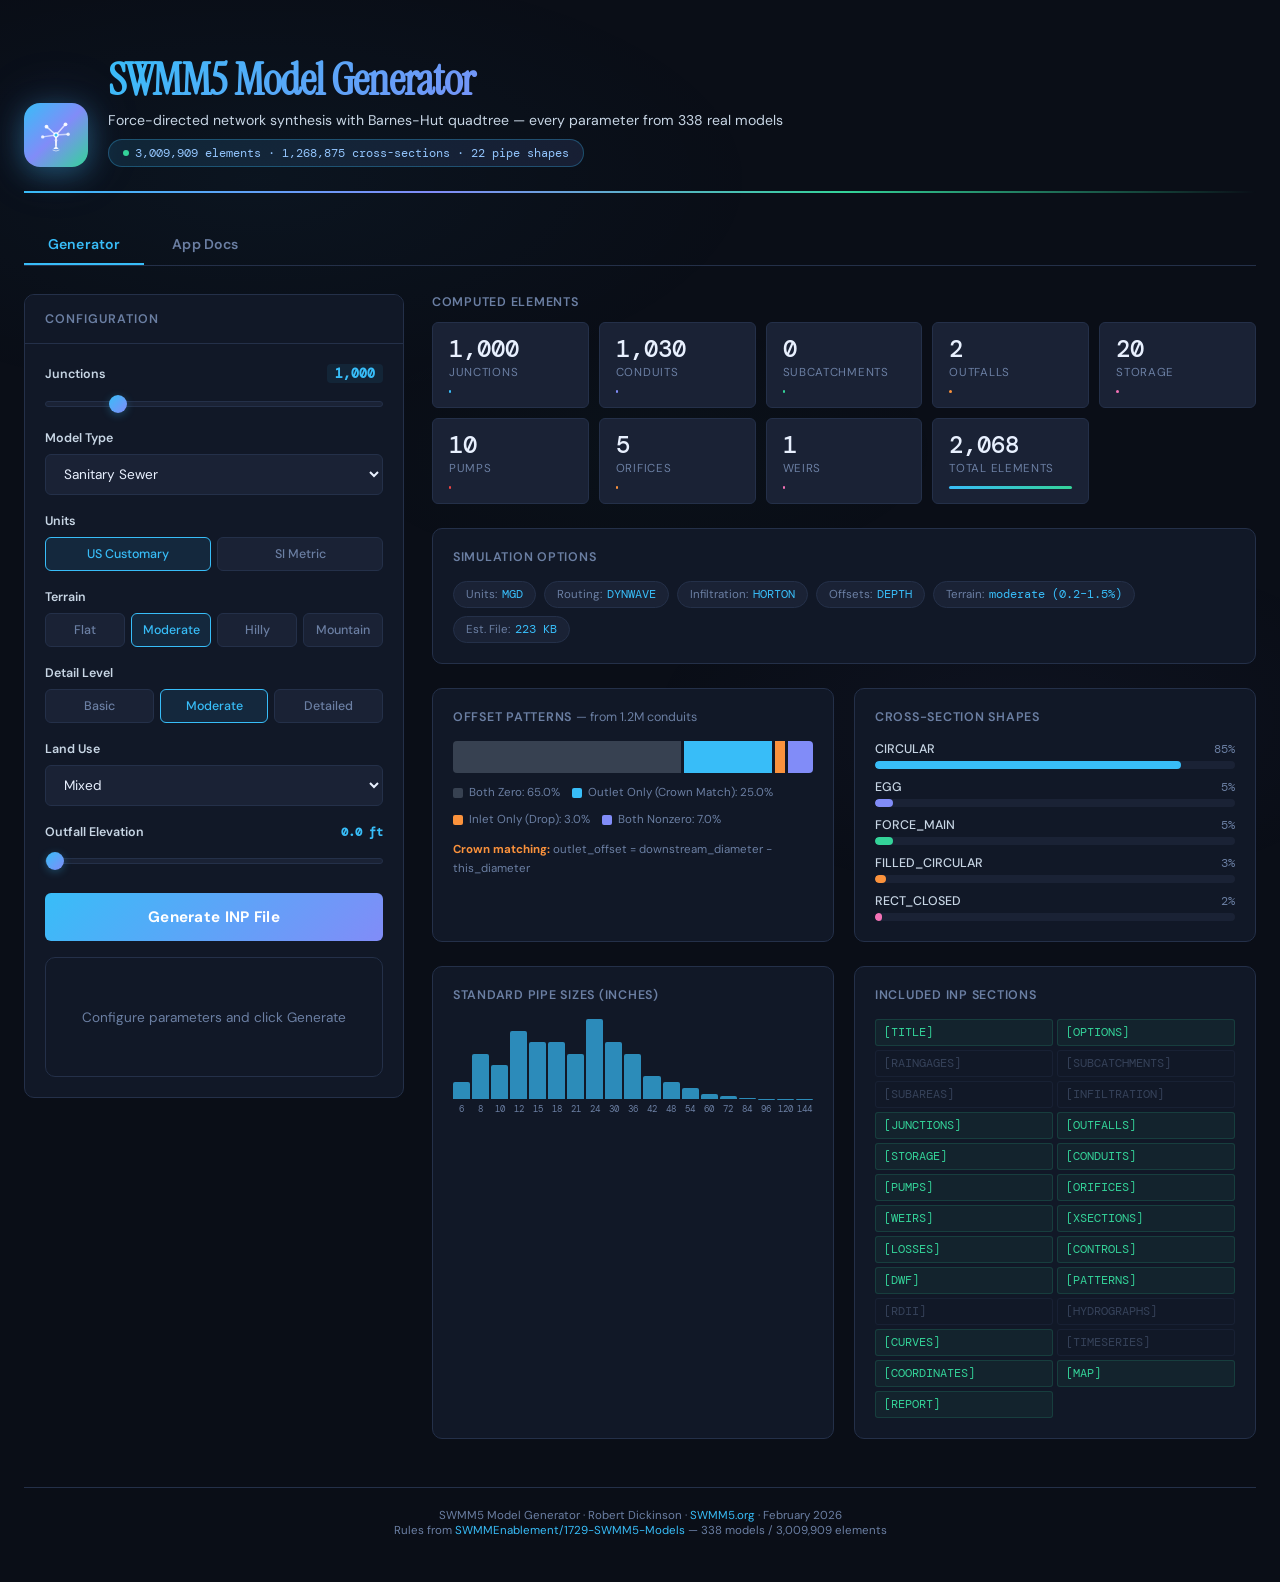
<file: attached_assets/swmm5_generator_(1)_1772157617942.html>
<!DOCTYPE html>
<html lang="en">
<head>
<meta charset="UTF-8">
<meta name="viewport" content="width=device-width, initial-scale=1.0">
<title>SWMM5 Model Generator — 338 Real Models</title>
<link href="https://fonts.googleapis.com/css2?family=DM+Mono:wght@400;500&family=Instrument+Serif&family=DM+Sans:wght@400;500;600;700&display=swap" rel="stylesheet">
<style>
:root {
  --bg-deep: #0a0e17;
  --bg-panel: #111827;
  --bg-card: #1a2235;
  --bg-card-hover: #1e2a42;
  --border: #243049;
  --border-accent: #2d4a7a;
  --text: #c8d6e5;
  --text-dim: #6b7fa3;
  --text-bright: #e8f0fe;
  --accent: #38bdf8;
  --accent2: #818cf8;
  --accent3: #34d399;
  --accent4: #fb923c;
  --accent5: #f472b6;
  --water-glow: rgba(56, 189, 248, 0.08);
  --danger: #ef4444;
  --radius: 10px;
  --radius-sm: 6px;
}

* { margin: 0; padding: 0; box-sizing: border-box; }

body {
  font-family: 'DM Sans', sans-serif;
  background: var(--bg-deep);
  color: var(--text);
  min-height: 100vh;
  overflow-x: hidden;
}

/* Animated background */
body::before {
  content: '';
  position: fixed;
  top: 0; left: 0; right: 0; bottom: 0;
  background:
    radial-gradient(ellipse 80% 50% at 20% 20%, rgba(56,189,248,0.04) 0%, transparent 50%),
    radial-gradient(ellipse 60% 40% at 80% 80%, rgba(129,140,248,0.04) 0%, transparent 50%),
    radial-gradient(ellipse 50% 30% at 50% 50%, rgba(52,211,153,0.02) 0%, transparent 50%);
  pointer-events: none;
  z-index: 0;
}

.app { position: relative; z-index: 1; max-width: 1400px; margin: 0 auto; padding: 24px; }

/* ── HEADER ── */
.header {
  display: flex; align-items: flex-end; gap: 20px;
  padding: 32px 0 24px;
  border-bottom: 2px solid;
  border-image: linear-gradient(90deg, #38bdf8, #818cf8, #34d399, transparent) 1;
  margin-bottom: 32px;
}
.header-icon {
  width: 64px; height: 64px;
  background: linear-gradient(135deg, #38bdf8, #818cf8, #34d399);
  border-radius: 16px;
  display: grid; place-items: center;
  box-shadow: 0 6px 28px rgba(56,189,248,0.35), 0 0 60px rgba(129,140,248,0.15);
  flex-shrink: 0;
}
.header-icon svg { width: 38px; height: 38px; }
.header h1 {
  font-family: 'Instrument Serif', serif;
  font-size: 2.8rem;
  line-height: 1.1;
  letter-spacing: -0.02em;
  background: linear-gradient(135deg, #38bdf8 0%, #818cf8 35%, #34d399 65%, #38bdf8 100%);
  background-size: 200% auto;
  -webkit-background-clip: text;
  -webkit-text-fill-color: transparent;
  background-clip: text;
  animation: shimmer 6s linear infinite;
}
@keyframes shimmer { to { background-position: 200% center; } }
.header p {
  font-size: 0.88rem;
  color: var(--text);
  margin-top: 6px;
}
.header .stat-badge {
  display: inline-flex; align-items: center; gap: 6px;
  background: linear-gradient(135deg, rgba(56,189,248,0.12), rgba(129,140,248,0.12));
  border: 1px solid rgba(56,189,248,0.3);
  border-radius: 20px;
  padding: 5px 14px;
  font-family: 'DM Mono', monospace;
  font-size: 0.74rem;
  color: #93c5fd;
  margin-top: 10px;
}
.stat-badge .dot { width: 6px; height: 6px; border-radius: 50%; background: var(--accent3); animation: pulse 2s infinite; }
@keyframes pulse { 0%,100% { opacity: 1; } 50% { opacity: 0.4; } }

/* ── GRID LAYOUT ── */
.grid-main {
  display: grid;
  grid-template-columns: 380px 1fr;
  gap: 28px;
  align-items: start;
  isolation: isolate;
}
@media (max-width: 960px) { .grid-main { grid-template-columns: 1fr; } .panel { position: relative; top: 0; } }

/* ── CONTROL PANEL ── */
.panel {
  background: var(--bg-panel);
  border: 1px solid var(--border);
  border-radius: var(--radius);
  position: sticky;
  top: 24px;
  z-index: 100;
  overflow: hidden;
}
.panel-header {
  padding: 16px 20px;
  border-bottom: 1px solid var(--border);
  font-size: 0.78rem;
  font-weight: 600;
  text-transform: uppercase;
  letter-spacing: 0.08em;
  color: var(--text-dim);
  background: var(--bg-panel);
}
.panel-body { padding: 20px; position: relative; z-index: 10; }

.form-group { margin-bottom: 18px; }
.form-group:last-child { margin-bottom: 0; }
.form-label {
  display: flex; justify-content: space-between; align-items: baseline;
  font-size: 0.78rem; font-weight: 600; color: var(--text);
  margin-bottom: 8px;
}
.form-label .val {
  font-family: 'DM Mono', monospace;
  font-size: 0.82rem;
  color: var(--accent);
  background: rgba(56,189,248,0.08);
  padding: 1px 8px;
  border-radius: 4px;
}

/* Range slider */
input[type="range"] {
  -webkit-appearance: none;
  width: 100%;
  height: 6px;
  background: var(--bg-card);
  border-radius: 3px;
  outline: none;
  border: 1px solid var(--border);
}
input[type="range"]::-webkit-slider-thumb {
  -webkit-appearance: none;
  width: 18px; height: 18px;
  background: linear-gradient(135deg, var(--accent), var(--accent2));
  border-radius: 50%;
  cursor: pointer;
  box-shadow: 0 2px 8px rgba(56,189,248,0.3);
  transition: transform 0.15s;
}
input[type="range"]::-webkit-slider-thumb:hover { transform: scale(1.15); }

/* Select */
select {
  width: 100%;
  padding: 10px 14px;
  background: var(--bg-card);
  border: 1px solid var(--border);
  border-radius: var(--radius-sm);
  color: var(--text-bright);
  font-family: 'DM Sans', sans-serif;
  font-size: 0.85rem;
  cursor: pointer;
  transition: border-color 0.2s;
}
select:hover, select:focus { border-color: var(--accent); outline: none; }

/* Toggle buttons */
.toggle-row { display: flex; gap: 6px; }
.toggle-btn {
  flex: 1;
  padding: 8px 4px;
  background: var(--bg-card);
  border: 1px solid var(--border);
  border-radius: var(--radius-sm);
  color: var(--text-dim);
  font-family: 'DM Sans', sans-serif;
  font-size: 0.78rem;
  font-weight: 500;
  cursor: pointer;
  transition: all 0.2s;
  text-align: center;
}
.toggle-btn:hover { border-color: var(--text-dim); color: var(--text); }
.toggle-btn.active {
  background: rgba(56,189,248,0.1);
  border-color: var(--accent);
  color: var(--accent);
}

/* Generate button */
.btn-generate {
  width: 100%;
  padding: 14px;
  background: linear-gradient(135deg, var(--accent), var(--accent2));
  border: none;
  border-radius: var(--radius-sm);
  color: #fff;
  font-family: 'DM Sans', sans-serif;
  font-size: 0.95rem;
  font-weight: 700;
  cursor: pointer;
  transition: all 0.25s;
  letter-spacing: 0.02em;
  margin-top: 6px;
  position: relative;
  overflow: hidden;
  z-index: 10;
}
.btn-generate::after {
  content: '';
  position: absolute;
  top: 0; left: -100%; width: 100%; height: 100%;
  background: linear-gradient(90deg, transparent, rgba(255,255,255,0.15), transparent);
  transition: left 0.5s;
}
.btn-generate:hover::after { left: 100%; }
.btn-generate:hover { transform: translateY(-1px); box-shadow: 0 6px 24px rgba(56,189,248,0.3); }
.btn-generate:active { transform: translateY(0); }
.btn-generate:disabled { opacity: 0.5; cursor: wait; }

/* ── RIGHT COLUMN ── */
.right-col { display: flex; flex-direction: column; gap: 24px; min-width: 0; overflow: hidden; position: relative; z-index: 0; }

/* Element preview cards */
.elements-grid {
  display: grid;
  grid-template-columns: repeat(auto-fill, minmax(140px, 1fr));
  gap: 10px;
}
.elem-card {
  background: var(--bg-card);
  border: 1px solid var(--border);
  border-radius: var(--radius-sm);
  padding: 14px 16px;
  transition: all 0.25s;
}
.elem-card:hover { border-color: var(--border-accent); background: var(--bg-card-hover); }
.elem-card .count {
  font-family: 'DM Mono', monospace;
  font-size: 1.5rem;
  font-weight: 500;
  color: var(--text-bright);
  line-height: 1;
}
.elem-card .label {
  font-size: 0.72rem;
  color: var(--text-dim);
  margin-top: 4px;
  text-transform: uppercase;
  letter-spacing: 0.06em;
}
.elem-card .bar {
  height: 3px;
  border-radius: 2px;
  margin-top: 10px;
  transition: width 0.5s ease;
}
.elem-card.c1 .bar { background: var(--accent); }
.elem-card.c2 .bar { background: var(--accent2); }
.elem-card.c3 .bar { background: var(--accent3); }
.elem-card.c4 .bar { background: var(--accent4); }
.elem-card.c5 .bar { background: var(--accent5); }
.elem-card.c6 .bar { background: var(--danger); }

/* Distribution charts */
.chart-row {
  display: grid;
  grid-template-columns: 1fr 1fr;
  gap: 20px;
}
@media (max-width: 1100px) { .chart-row { grid-template-columns: 1fr; } }

.chart-card {
  background: var(--bg-panel);
  border: 1px solid var(--border);
  border-radius: var(--radius);
  padding: 20px;
}
.chart-title {
  font-size: 0.78rem;
  font-weight: 600;
  text-transform: uppercase;
  letter-spacing: 0.06em;
  color: var(--text-dim);
  margin-bottom: 16px;
}

/* Horizontal bar chart */
.hbar { margin-bottom: 10px; }
.hbar:last-child { margin-bottom: 0; }
.hbar-label {
  display: flex; justify-content: space-between;
  font-size: 0.78rem; margin-bottom: 4px;
}
.hbar-label span:first-child { color: var(--text); font-weight: 500; }
.hbar-label span:last-child { font-family: 'DM Mono', monospace; color: var(--text-dim); font-size: 0.75rem; }
.hbar-track {
  height: 8px;
  background: var(--bg-card);
  border-radius: 4px;
  overflow: hidden;
  z-index: 10;
}
.hbar-fill {
  height: 100%;
  border-radius: 4px;
  transition: width 0.6s cubic-bezier(0.22, 1, 0.36, 1);
}

/* Offset pattern viz */
.offset-viz { display: flex; gap: 3px; height: 32px; border-radius: 4px; overflow: hidden; }
.offset-seg { transition: flex 0.5s cubic-bezier(0.22, 1, 0.36, 1); position: relative; }
.offset-seg:hover { filter: brightness(1.3); }

.offset-legend { display: flex; flex-wrap: wrap; gap: 12px; margin-top: 12px; }
.offset-legend-item { display: flex; align-items: center; gap: 6px; font-size: 0.72rem; color: var(--text-dim); }
.offset-legend-item .swatch { width: 10px; height: 10px; border-radius: 2px; }

/* Pipe size distribution */
.pipe-bars { display: flex; align-items: flex-end; gap: 2px; height: 80px; }
.pipe-bar {
  flex: 1;
  background: var(--accent);
  border-radius: 2px 2px 0 0;
  transition: height 0.5s cubic-bezier(0.22, 1, 0.36, 1);
  position: relative;
  min-width: 6px;
  opacity: 0.7;
}
.pipe-bar:hover { opacity: 1; }
.pipe-labels { display: flex; gap: 2px; margin-top: 4px; }
.pipe-labels span {
  flex: 1; text-align: center;
  font-family: 'DM Mono', monospace;
  font-size: 0.55rem;
  color: var(--text-dim);
  min-width: 6px;
}

/* Options summary */
.options-row {
  display: flex; flex-wrap: wrap; gap: 8px;
}
.opt-tag {
  display: inline-flex; align-items: center; gap: 5px;
  background: var(--bg-card);
  border: 1px solid var(--border);
  border-radius: 20px;
  padding: 5px 12px;
  font-size: 0.72rem;
  color: var(--text);
}
.opt-tag .k { color: var(--text-dim); }
.opt-tag .v { font-family: 'DM Mono', monospace; color: var(--accent); }

/* Sections checklist */
.sections-grid {
  display: grid;
  grid-template-columns: repeat(auto-fill, minmax(130px, 1fr));
  gap: 4px;
}
.sec-item {
  font-family: 'DM Mono', monospace;
  font-size: 0.72rem;
  padding: 5px 8px;
  border-radius: 3px;
  background: rgba(52,211,153,0.06);
  color: var(--accent3);
  border: 1px solid rgba(52,211,153,0.15);
}
.sec-item.off {
  background: transparent;
  color: var(--text-dim);
  border-color: var(--border);
  opacity: 0.4;
}

/* Download area */
/* Stats grid */
.stats-grid {
  display: grid;
  grid-template-columns: 1fr 1fr;
  gap: 10px;
}
@media (max-width: 700px) { .stats-grid { grid-template-columns: 1fr; } }
.stats-section {
  background: rgba(255,255,255,0.02);
  border: 1px solid var(--border);
  border-radius: 8px;
  padding: 12px;
}
.stats-title {
  font-family: 'DM Sans', sans-serif;
  font-size: 0.7rem;
  font-weight: 600;
  color: var(--accent);
  text-transform: uppercase;
  letter-spacing: 0.05em;
  margin-bottom: 8px;
}
.stat-row {
  display: flex;
  justify-content: space-between;
  align-items: center;
  padding: 3px 0;
  font-size: 0.75rem;
  color: var(--text-mid);
  border-bottom: 1px solid rgba(255,255,255,0.03);
}
.stat-row:last-child { border-bottom: none; }
.stat-val {
  font-family: 'DM Mono', monospace;
  color: var(--text-light);
  font-weight: 500;
}
.download-area {
  background: var(--bg-panel);
  border: 1px solid var(--border);
  border-radius: var(--radius);
  padding: 24px;
  text-align: center;
  min-height: 120px;
  display: flex; flex-direction: column; align-items: center; justify-content: center;
  gap: 12px;
}
.download-area.ready { border-color: var(--accent3); }
.download-area .status {
  font-size: 0.85rem;
  color: var(--text-dim);
}
.download-area .status.done { color: var(--accent3); }
.btn-download {
  padding: 10px 28px;
  background: var(--accent3);
  border: none;
  border-radius: var(--radius-sm);
  color: var(--bg-deep);
  font-family: 'DM Sans', sans-serif;
  font-size: 0.85rem;
  font-weight: 700;
  cursor: pointer;
  transition: all 0.2s;
}
.btn-download:hover { transform: translateY(-1px); box-shadow: 0 4px 16px rgba(52,211,153,0.3); }
.file-stats {
  font-family: 'DM Mono', monospace;
  font-size: 0.72rem;
  color: var(--text-dim);
}

/* Progress */
.progress-wrap {
  width: 100%; max-width: 300px;
  height: 4px; background: var(--bg-card);
  border-radius: 2px; overflow: hidden;
}
.progress-fill {
  height: 100%;
  background: linear-gradient(90deg, var(--accent), var(--accent3));
  border-radius: 2px;
  transition: width 0.15s;
}

/* Footer */
.footer {
  margin-top: 48px; padding: 20px 0;
  border-top: 1px solid var(--border);
  text-align: center;
  font-size: 0.72rem;
  color: var(--text-dim);
}
.footer a { color: var(--accent); text-decoration: none; }
.footer a:hover { text-decoration: underline; }

/* Animation */
@keyframes fadeUp { from { opacity: 0; transform: translateY(12px); } to { opacity: 1; transform: translateY(0); } }

/* Tab bar */
.tab-bar {
  display: flex; gap: 4px;
  margin-bottom: 28px;
  border-bottom: 1px solid var(--border);
  padding-bottom: 0;
}
.tab-btn {
  padding: 10px 24px;
  background: transparent;
  border: none;
  border-bottom: 2px solid transparent;
  color: var(--text-dim);
  font-family: 'DM Sans', sans-serif;
  font-size: 0.88rem;
  font-weight: 600;
  cursor: pointer;
  transition: all 0.2s;
  letter-spacing: 0.01em;
}
.tab-btn:hover { color: var(--text); }
.tab-btn.active {
  color: var(--accent);
  border-bottom-color: var(--accent);
}
.tab-panel { display: none; }
.tab-panel.active { display: block; }

/* Docs styling */
.docs-container {
  max-width: 880px;
  margin: 0 auto;
}
.docs-section {
  background: var(--bg-panel);
  border: 1px solid var(--border);
  border-radius: var(--radius);
  margin-bottom: 20px;
  overflow: hidden;
  z-index: 10;
}
.docs-section-head {
  padding: 16px 20px;
  cursor: pointer;
  display: flex;
  justify-content: space-between;
  align-items: center;
  transition: background 0.2s;
}
.docs-section-head:hover { background: var(--bg-card); }
.docs-section-head h3 {
  font-family: 'Instrument Serif', serif;
  font-size: 1.2rem;
  color: var(--text-bright);
}
.docs-section-head .arrow {
  color: var(--text-dim);
  transition: transform 0.25s;
  font-size: 0.85rem;
}
.docs-section.open .arrow { transform: rotate(180deg); }
.docs-section-body {
  display: none;
  padding: 0 20px 20px;
  font-size: 0.85rem;
  line-height: 1.75;
  color: var(--text);
}
.docs-section.open .docs-section-body { display: block; }
.docs-section-body h4 {
  font-size: 0.82rem;
  font-weight: 700;
  color: var(--accent);
  text-transform: uppercase;
  letter-spacing: 0.05em;
  margin: 18px 0 8px;
}
.docs-section-body h4:first-child { margin-top: 6px; }
.docs-section-body code {
  font-family: 'DM Mono', monospace;
  font-size: 0.78rem;
  background: var(--bg-card);
  padding: 1px 6px;
  border-radius: 3px;
  color: var(--accent3);
}
.docs-section-body pre {
  background: var(--bg-card);
  border: 1px solid var(--border);
  border-radius: var(--radius-sm);
  padding: 14px;
  overflow-x: auto;
  font-family: 'DM Mono', monospace;
  font-size: 0.72rem;
  color: var(--text);
  line-height: 1.6;
  margin: 10px 0;
}
.docs-table {
  width: 100%;
  border-collapse: collapse;
  margin: 10px 0;
  font-size: 0.78rem;
}
.docs-table th {
  text-align: left;
  padding: 8px 12px;
  background: var(--bg-card);
  border: 1px solid var(--border);
  color: var(--accent);
  font-weight: 600;
  font-size: 0.72rem;
  text-transform: uppercase;
  letter-spacing: 0.04em;
}
.docs-table td {
  padding: 6px 12px;
  border: 1px solid var(--border);
  color: var(--text);
}
.docs-table tr:hover td { background: rgba(56,189,248,0.03); }
.docs-mono { font-family: 'DM Mono', monospace; color: var(--accent3); }

/* Network legend + controls */
.net-legend {
  display: flex; align-items: center; gap: 5px;
  font-size: 0.68rem; color: var(--text-dim);
}
.nl-dot { width: 8px; height: 8px; border-radius: 50%; display: inline-block; }
.nl-dot.nl-line { width: 16px; height: 3px; border-radius: 2px; }
.net-ctrl-btn {
  width: 28px; height: 28px;
  background: var(--bg-card);
  border: 1px solid var(--border);
  border-radius: var(--radius-sm);
  color: var(--text);
  font-size: 1rem;
  cursor: pointer;
  display: grid; place-items: center;
  transition: all 0.15s;
  font-family: 'DM Sans', sans-serif;
}
.net-ctrl-btn:hover { border-color: var(--accent); color: var(--accent); }
.fade-up { animation: fadeUp 0.5s ease both; }
.delay-1 { animation-delay: 0.08s; }
.delay-2 { animation-delay: 0.16s; }
.delay-3 { animation-delay: 0.24s; }
</style>
</head>
<body>

<div class="app">

  <!-- HEADER -->
  <div class="header fade-up">
    <div class="header-icon"><svg viewBox="0 0 100 100" fill="none" xmlns="http://www.w3.org/2000/svg">
      <!-- Pipes -->
      <path d="M25 28 L50 50" stroke="#fff" stroke-width="4" stroke-linecap="round" opacity="0.7"/>
      <path d="M75 22 L50 50" stroke="#fff" stroke-width="4" stroke-linecap="round" opacity="0.7"/>
      <path d="M50 50 L50 78" stroke="#fff" stroke-width="5" stroke-linecap="round" opacity="0.85"/>
      <path d="M15 55 L50 50" stroke="#fff" stroke-width="3.5" stroke-linecap="round" opacity="0.6"/>
      <path d="M82 48 L50 50" stroke="#fff" stroke-width="3.5" stroke-linecap="round" opacity="0.6"/>
      <!-- Flow arrows -->
      <path d="M46 63 L50 69 L54 63" stroke="#fff" stroke-width="2" stroke-linecap="round" stroke-linejoin="round" opacity="0.5"/>
      <!-- Junction nodes -->
      <circle cx="25" cy="28" r="5" fill="#fff" opacity="0.9"/>
      <circle cx="75" cy="22" r="5" fill="#fff" opacity="0.9"/>
      <circle cx="15" cy="55" r="4.5" fill="#fff" opacity="0.8"/>
      <circle cx="82" cy="48" r="4.5" fill="#fff" opacity="0.8"/>
      <!-- Central junction (larger) -->
      <circle cx="50" cy="50" r="7" fill="#fff"/>
      <circle cx="50" cy="50" r="4" fill="#38bdf8"/>
      <!-- Outfall -->
      <polygon points="50,78 43,87 57,87" fill="#fff" opacity="0.9"/>
      <path d="M42 90 Q50 95 58 90" stroke="#fff" stroke-width="2.5" stroke-linecap="round" fill="none" opacity="0.6"/>
    </svg></div>
    <div>
      <h1>SWMM5 Model Generator</h1>
      <p>Force-directed network synthesis with Barnes-Hut quadtree — every parameter from 338 real models</p>
      <div class="stat-badge"><span class="dot"></span> 3,009,909 elements · 1,268,875 cross-sections · 22 pipe shapes</div>
    </div>
  </div>

  <!-- TAB BAR -->
  <div class="tab-bar fade-up delay-1">
    <button class="tab-btn active" onclick="switchTab('generator')">Generator</button>
    <button class="tab-btn" onclick="switchTab('docs')">App Docs</button>
  </div>

  <!-- GENERATOR TAB -->
  <div id="tab-generator" class="tab-panel active">
  <div class="grid-main">

    <!-- LEFT: Controls -->
    <div class="panel fade-up delay-1">
      <div class="panel-header">Configuration</div>
      <div class="panel-body">

        <div class="form-group">
          <div class="form-label">Junctions <span class="val" id="nVal">1,000</span></div>
          <input type="range" id="nSlider" min="5" max="5000" value="1000" step="1">
        </div>

        <div class="form-group">
          <div class="form-label">Model Type</div>
          <select id="modelType">
            <option value="sanitary">Sanitary Sewer</option>
            <option value="stormwater">Stormwater</option>
            <option value="combined">Combined Sewer</option>
            <option value="transport_only">Transport Only</option>
            <option value="rdii_calibration">RDII Calibration</option>
            <option value="pump_intensive">Pump Intensive</option>
            <option value="wos_intensive">Weir · Orifice · Storage Intensive</option>
          </select>
        </div>

        <div class="form-group">
          <div class="form-label">Units</div>
          <div class="toggle-row" id="unitsToggle">
            <button class="toggle-btn active" data-val="US">US Customary</button>
            <button class="toggle-btn" data-val="SI">SI Metric</button>
          </div>
        </div>

        <div class="form-group">
          <div class="form-label">Terrain</div>
          <div class="toggle-row" id="terrainToggle">
            <button class="toggle-btn" data-val="flat">Flat</button>
            <button class="toggle-btn active" data-val="moderate">Moderate</button>
            <button class="toggle-btn" data-val="hilly">Hilly</button>
            <button class="toggle-btn" data-val="mountainous">Mountain</button>
          </div>
        </div>

        <div class="form-group">
          <div class="form-label">Detail Level</div>
          <div class="toggle-row" id="detailToggle">
            <button class="toggle-btn" data-val="basic">Basic</button>
            <button class="toggle-btn active" data-val="moderate">Moderate</button>
            <button class="toggle-btn" data-val="detailed">Detailed</button>
          </div>
        </div>

        <div class="form-group">
          <div class="form-label">Land Use</div>
          <select id="landUse">
            <option value="mixed">Mixed</option>
            <option value="residential">Residential</option>
            <option value="commercial">Commercial</option>
            <option value="industrial">Industrial</option>
          </select>
        </div>

        <div class="form-group">
          <div class="form-label">Outfall Elevation <span id="outfallElevVal" style="float:right;font-family:'DM Mono',monospace;color:var(--accent)">0.0 ft</span></div>
          <input type="range" id="outfallElevSlider" min="0" max="500" value="0" step="0.5">
        </div>

        <div class="form-group">
          <button class="btn-generate" id="btnGenerate" onclick="generateModel()">Generate INP File</button>
          <div class="download-area" id="downloadArea" style="margin-top:16px">
            <div class="status">Configure parameters and click Generate</div>
          </div>
          <div id="statsPanel" style="display:none;margin-top:16px">
            <div class="chart-title" style="margin-bottom:8px">Generated INP Statistics</div>
            <div id="statsContent"></div>
          </div>
        </div>

      </div>
    </div>

    <!-- RIGHT: Visualizations -->
    <div class="right-col">

      <div class="fade-up delay-2">
        <div class="chart-title" style="margin-bottom:12px">Computed Elements</div>
        <div class="elements-grid" id="elemGrid"></div>
      </div>

      <!-- Options tags -->
      <div class="chart-card fade-up delay-2">
        <div class="chart-title">Simulation Options</div>
        <div class="options-row" id="optionsRow"></div>
      </div>

      <!-- Charts row -->
      <div class="chart-row fade-up delay-3">

        <!-- Offset patterns -->
        <div class="chart-card">
          <div class="chart-title">Offset Patterns <span style="font-weight:400;text-transform:none;letter-spacing:0">— from 1.2M conduits</span></div>
          <div class="offset-viz" id="offsetViz"></div>
          <div class="offset-legend" id="offsetLegend"></div>
          <div style="margin-top:14px; font-size:0.72rem; color:var(--text-dim); line-height:1.6">
            <strong style="color:var(--accent4)">Crown matching:</strong> outlet_offset = downstream_diameter − this_diameter
          </div>
        </div>

        <!-- Cross-section shapes -->
        <div class="chart-card">
          <div class="chart-title">Cross-Section Shapes</div>
          <div id="shapeBars"></div>
        </div>

      </div>

      <!-- Pipe sizes + Manning's n -->
      <div class="chart-row fade-up delay-3">
        <div class="chart-card">
          <div class="chart-title">Standard Pipe Sizes (inches)</div>
          <div class="pipe-bars" id="pipeBars"></div>
          <div class="pipe-labels" id="pipeLabels"></div>
        </div>

        <div class="chart-card">
          <div class="chart-title">Included INP Sections</div>
          <div class="sections-grid" id="sectionsGrid"></div>
        </div>
      </div>

      <!-- Network Preview (appears after generation) -->
      <div class="chart-card" id="networkCard" style="display:none">
        <div class="chart-title">Network Preview <span style="font-weight:400;text-transform:none;letter-spacing:0">— Barnes-Hut force-directed layout</span></div>
        <div style="display:flex;gap:10px;margin-bottom:12px;flex-wrap:wrap">
          <div class="net-legend"><span class="nl-dot" style="background:#38bdf8"></span> Junction</div>
          <div class="net-legend"><span class="nl-dot" style="background:#ef4444"></span> Outfall</div>
          <div class="net-legend"><span class="nl-dot" style="background:#fb923c"></span> Storage</div>
          <div class="net-legend"><span class="nl-dot" style="background:#818cf8"></span> Pump link</div>
          <div class="net-legend"><span class="nl-dot nl-line" style="background:#34d399"></span> Conduit</div>
          <div class="net-legend"><span class="nl-dot nl-line" style="background:#f472b6"></span> Has offset</div>
        </div>
        <div style="position:relative;border-radius:8px;overflow:hidden;border:1px solid var(--border);background:#080c14">
          <canvas id="netCanvas" width="900" height="560" style="width:100%;display:block;cursor:grab"></canvas>
          <div id="netTooltip" style="display:none;position:absolute;pointer-events:none;background:rgba(10,14,23,0.92);border:1px solid var(--border-accent);border-radius:6px;padding:6px 10px;font-family:'DM Mono',monospace;font-size:0.7rem;color:#c8d6e5;white-space:nowrap;z-index:10"></div>
        </div>
        <div style="display:flex;justify-content:space-between;align-items:center;margin-top:10px">
          <div style="font-size:0.7rem;color:var(--text-dim)" id="netStats"></div>
          <div style="display:flex;gap:6px">
            <button class="net-ctrl-btn" onclick="netZoom(1.2)" title="Zoom in">+</button>
            <button class="net-ctrl-btn" onclick="netZoom(0.8)" title="Zoom out">−</button>
            <button class="net-ctrl-btn" onclick="netReset()" title="Reset view">↺</button>
          </div>
        </div>
      </div>

    </div>
  </div>
  </div> <!-- end tab-generator -->

  <!-- DOCS TAB -->
  <div id="tab-docs" class="tab-panel">
  <div class="docs-container">

    <div class="docs-section open">
      <div class="docs-section-head" onclick="toggleDoc(this)">
        <h3>🌊 Overview</h3><span class="arrow">▼</span>
      </div>
      <div class="docs-section-body">
        <p>The <strong>SWMM5 Model Generator</strong> creates realistic synthetic EPA SWMM5 <code>.inp</code> files of any size using a physics-based force-directed network synthesis engine. Every parameter, probability, and distribution is derived from statistical analysis of <strong>338 real-world models</strong> containing <strong>3,009,909 elements</strong> and <strong>1,268,875 cross-sections</strong> from the <a href="https://github.com/SWMMEnablement/1729-SWMM5-Models" target="_blank" style="color:var(--accent)">SWMMEnablement/1729-SWMM5-Models</a> GitHub repository.</p>
        <p>Instead of random placement, the generator uses a <strong>Barnes-Hut quadtree</strong> particle simulation where nodes settle along terrain flow paths via gravitational pull, inter-particle repulsion, and outfall attraction — producing naturally dendritic drainage networks.</p>
      </div>
    </div>

    <div class="docs-section">
      <div class="docs-section-head" onclick="toggleDoc(this)">
        <h3>⚙️ Generation Pipeline</h3><span class="arrow">▼</span>
      </div>
      <div class="docs-section-body">
        <h4>Phase 0 — Terrain &amp; Initialization</h4>
        <p>A synthetic DEM is created using 5-octave fractal Brownian motion noise with a base slope toward outfall points. <code>N</code> particles (future junctions) are scattered randomly across the domain. Domain size scales as <code>√N × avg_conduit_length</code>.</p>
        <h4>Phase 1 — Barnes-Hut Particle Simulation</h4>
        <p>Each iteration builds a <strong>quadtree</strong> for O(N log N) repulsion. Three forces act on each particle:</p>
        <table class="docs-table">
          <tr><th>Force</th><th>Purpose</th><th>Algorithm</th></tr>
          <tr><td>Repulsion</td><td>Prevents clustering, creates spacing</td><td>Barnes-Hut traversal (θ = 0.7)</td></tr>
          <tr><td>Terrain gradient</td><td>Pushes particles downhill along DEM</td><td>Finite-difference gradient</td></tr>
          <tr><td>Outfall attraction</td><td>Weak pull toward discharge points</td><td>Inverse-distance weighting</td></tr>
        </table>
        <p>Updates via dual descent: <code>v = momentum × v + F × dt</code>, with cooling.</p>
        <h4>Phase 2 — Dendritic Topology</h4>
        <p>Each junction connects to the neighbor with the <strong>steepest elevation descent</strong> — producing tree-shaped networks where all paths converge at outfalls.</p>
        <h4>Phase 3 — Parameter Assignment</h4>
        <p>DEM elevations map to the user's terrain range. Pipe diameters scale with upstream accumulation count. The 338-model rules engine assigns offsets, shapes, roughness, DWF, pump curves, and controls.</p>
      </div>
    </div>

    <div class="docs-section">
      <div class="docs-section-head" onclick="toggleDoc(this)">
        <h3>📊 Model Types (7)</h3><span class="arrow">▼</span>
      </div>
      <div class="docs-section-body">
        <table class="docs-table">
          <tr><th>Type</th><th>Units</th><th>Sub</th><th>DWF</th><th>Pump</th><th>Storage</th><th>Weir</th><th>Orifice</th></tr>
          <tr><td><strong>Stormwater</strong></td><td class="docs-mono">CFS</td><td>80%</td><td>—</td><td>0.5%</td><td>1%</td><td>0.2%</td><td>1%</td></tr>
          <tr><td><strong>Sanitary</strong></td><td class="docs-mono">MGD</td><td>—</td><td>✓</td><td>1%</td><td>2%</td><td>0.1%</td><td>0.5%</td></tr>
          <tr><td><strong>Combined</strong></td><td class="docs-mono">CFS</td><td>100%</td><td>✓</td><td>1%</td><td>3%</td><td>0.5%</td><td>2%</td></tr>
          <tr><td><strong>Transport Only</strong></td><td class="docs-mono">MGD</td><td>—</td><td>—</td><td>0.3%</td><td>0.5%</td><td>—</td><td>0.2%</td></tr>
          <tr><td><strong>RDII Calibration</strong></td><td class="docs-mono">MGD</td><td>70%</td><td>—</td><td>0.5%</td><td>1%</td><td>0.1%</td><td>0.5%</td></tr>
          <tr><td><strong>Pump Intensive</strong></td><td class="docs-mono">GPM</td><td>30%</td><td>✓</td><td>4%</td><td>8%</td><td>0.5%</td><td>3%</td></tr>
          <tr><td><strong>WOS Intensive</strong></td><td class="docs-mono">CFS</td><td>50%</td><td>✓</td><td>1%</td><td><strong>12%</strong></td><td><strong>6%</strong></td><td><strong>8%</strong></td></tr>
        </table>
        <p><strong>WOS Intensive</strong> — Weir · Orifice · Storage model for CSO control, real-time control networks, and stormwater detention systems. Generates 12% storage nodes, 8% orifices, 6% weirs with diverse shapes (RECT_CLOSED 15%, RECT_OPEN 10%, TRAPEZOIDAL 8%).</p>
      </div>
    </div>

    <div class="docs-section">
      <div class="docs-section-head" onclick="toggleDoc(this)">
        <h3>🔧 Offset Algorithm (1.2M conduits)</h3><span class="arrow">▼</span>
      </div>
      <div class="docs-section-body">
        <table class="docs-table">
          <tr><th>Pattern</th><th>Basic</th><th>Moderate</th><th>Detailed</th><th>Meaning</th></tr>
          <tr><td>Both zero</td><td class="docs-mono">90%</td><td class="docs-mono">65%</td><td class="docs-mono">35%</td><td>Pipe at junction invert</td></tr>
          <tr><td>Outlet only</td><td class="docs-mono">7%</td><td class="docs-mono">25%</td><td class="docs-mono">45%</td><td>Crown matching</td></tr>
          <tr><td>Inlet only</td><td class="docs-mono">1%</td><td class="docs-mono">3%</td><td class="docs-mono">5%</td><td>Drop connections</td></tr>
          <tr><td>Both nonzero</td><td class="docs-mono">2%</td><td class="docs-mono">7%</td><td class="docs-mono">15%</td><td>Full specification</td></tr>
        </table>
        <p><strong>Crown matching:</strong> <code>outlet_offset = downstream_diameter − this_diameter</code> — accounts for 67% of nonzero outlet offsets.</p>
      </div>
    </div>

    <div class="docs-section">
      <div class="docs-section-head" onclick="toggleDoc(this)">
        <h3>📐 Cross-Sections (1.27M analyzed)</h3><span class="arrow">▼</span>
      </div>
      <div class="docs-section-body">
        <table class="docs-table">
          <tr><th>Shape</th><th>Count</th><th>%</th><th>Use</th></tr>
          <tr><td>CIRCULAR</td><td class="docs-mono">1,088,874</td><td class="docs-mono">85.8%</td><td>Gravity sewers</td></tr>
          <tr><td>EGG</td><td class="docs-mono">54,502</td><td class="docs-mono">4.3%</td><td>European/older US sewers</td></tr>
          <tr><td>FORCE_MAIN</td><td class="docs-mono">37,105</td><td class="docs-mono">2.9%</td><td>Pressurized pump discharge</td></tr>
          <tr><td>IRREGULAR</td><td class="docs-mono">31,778</td><td class="docs-mono">2.5%</td><td>Natural channels</td></tr>
          <tr><td>RECT_CLOSED</td><td class="docs-mono">16,845</td><td class="docs-mono">1.3%</td><td>Box culverts</td></tr>
          <tr><td>TRAPEZOIDAL</td><td class="docs-mono">13,684</td><td class="docs-mono">1.1%</td><td>Open channels</td></tr>
        </table>
      </div>
    </div>

    <div class="docs-section">
      <div class="docs-section-head" onclick="toggleDoc(this)">
        <h3>📈 Statistical Foundation</h3><span class="arrow">▼</span>
      </div>
      <div class="docs-section-body">
        <table class="docs-table">
          <tr><th>Dataset</th><th>Models</th><th>Elements</th></tr>
          <tr><td>Uploaded</td><td class="docs-mono">11</td><td class="docs-mono">54,883</td></tr>
          <tr><td>Semi_Real</td><td class="docs-mono">76</td><td class="docs-mono">104,704</td></tr>
          <tr><td>Large (&gt;5MB)</td><td class="docs-mono">79</td><td class="docs-mono">1,717,005</td></tr>
          <tr><td>Mid (1–5MB)</td><td class="docs-mono">172</td><td class="docs-mono">1,133,317</td></tr>
          <tr><td><strong>Total</strong></td><td class="docs-mono"><strong>338</strong></td><td class="docs-mono"><strong>3,009,909</strong></td></tr>
        </table>
        <p>Routing: DYNWAVE 89% · Units: CFS 44%, CMS 18%, MGD 17% · Infiltration: HORTON 61% · Offsets: DEPTH 90%</p>
      </div>
    </div>

    <div class="docs-section">
      <div class="docs-section-head" onclick="toggleDoc(this)">
        <h3>🖥️ Usage &amp; Performance</h3><span class="arrow">▼</span>
      </div>
      <div class="docs-section-body">
        <p>1. Set junction count (5 – 100,000) · 2. Choose model type, units, terrain, detail · 3. Generate · 4. Preview network · 5. Download <code>.inp</code></p>
        <table class="docs-table">
          <tr><th>Junctions</th><th>Elements</th><th>File</th><th>Time</th></tr>
          <tr><td class="docs-mono">50</td><td class="docs-mono">~100</td><td class="docs-mono">20 KB</td><td class="docs-mono">&lt;1s</td></tr>
          <tr><td class="docs-mono">1,000</td><td class="docs-mono">~3,000</td><td class="docs-mono">500 KB</td><td class="docs-mono">~2s</td></tr>
          <tr><td class="docs-mono">10,000</td><td class="docs-mono">~30,000</td><td class="docs-mono">6 MB</td><td class="docs-mono">~5s</td></tr>
          <tr><td class="docs-mono">100,000</td><td class="docs-mono">~300,000</td><td class="docs-mono">60 MB</td><td class="docs-mono">~30s</td></tr>
        </table>
        <p><strong>Preview:</strong> Pan (drag) · Zoom (scroll/+−) · Reset (↺) · Hover for tooltips</p>
      </div>
    </div>

    <div class="docs-section">
      <div class="docs-section-head" onclick="toggleDoc(this)">
        <h3>📚 Credits</h3><span class="arrow">▼</span>
      </div>
      <div class="docs-section-body">
        <p><strong>Author:</strong> Robert Dickinson · <a href="https://swmm5.org" target="_blank" style="color:var(--accent)">SWMM5.org</a> · February 2026</p>
        <p><strong>Data:</strong> <a href="https://github.com/SWMMEnablement/1729-SWMM5-Models" target="_blank" style="color:var(--accent)">SWMMEnablement/1729-SWMM5-Models</a></p>
        <p><strong>Algorithms:</strong> Barnes-Hut (Barnes &amp; Hut, 1986) · fBm terrain (Perlin) · Steepest-descent dendritic construction</p>
        <p>Part of <em>The Dickinson Canon</em> · SWMM5+ Technical Advisory Committee · CIMM.org</p>
      </div>
    </div>

  </div>
  </div> <!-- end tab-docs -->

  <div class="footer">
    SWMM5 Model Generator · Robert Dickinson · <a href="https://swmm5.org" target="_blank">SWMM5.org</a> · February 2026<br>
    Rules from <a href="https://github.com/SWMMEnablement/1729-SWMM5-Models" target="_blank">SWMMEnablement/1729-SWMM5-Models</a> — 338 models / 3,009,909 elements
  </div>

</div>

<script>
// =====================================================================
// RULES ENGINE — All from 338 real models / 3M elements
// =====================================================================

const RATIOS = {
  stormwater:       { conduit:1.05, subcatch:0.8,  outfall:0.003, storage:0.01,  pump:0.005, orifice:0.01,  weir:0.002 },
  sanitary:         { conduit:1.03, subcatch:0.0,  outfall:0.002, storage:0.02,  pump:0.01,  orifice:0.005, weir:0.001 },
  combined:         { conduit:1.08, subcatch:1.0,  outfall:0.005, storage:0.03,  pump:0.01,  orifice:0.02,  weir:0.005 },
  transport_only:   { conduit:1.02, subcatch:0.0,  outfall:0.002, storage:0.005, pump:0.003, orifice:0.002, weir:0.0   },
  rdii_calibration: { conduit:1.0,  subcatch:0.7,  outfall:0.05,  storage:0.01,  pump:0.005, orifice:0.005, weir:0.001 },
  pump_intensive:   { conduit:1.15, subcatch:0.3,  outfall:0.005, storage:0.08,  pump:0.04,  orifice:0.03,  weir:0.005 },
  wos_intensive:    { conduit:1.10, subcatch:0.5,  outfall:0.008, storage:0.12,  pump:0.01,  orifice:0.08,  weir:0.06  },
};

const FLOW_UNITS = {
  US: { stormwater:"CFS", sanitary:"MGD", combined:"CFS", transport_only:"MGD", rdii_calibration:"MGD", pump_intensive:"GPM", wos_intensive:"CFS" },
  SI: { stormwater:"CMS", sanitary:"LPS", combined:"CMS", transport_only:"LPS", rdii_calibration:"LPS", pump_intensive:"LPS", wos_intensive:"CMS" },
};

const OFFSET = {
  basic:    { both_zero:0.90, outlet_only:0.07, inlet_only:0.01, both_nz:0.02 },
  moderate: { both_zero:0.65, outlet_only:0.25, inlet_only:0.03, both_nz:0.07 },
  detailed: { both_zero:0.35, outlet_only:0.45, inlet_only:0.05, both_nz:0.15 },
};

const SHAPES = {
  stormwater:     [["CIRCULAR",70],["IRREGULAR",15],["TRAPEZOIDAL",5],["RECT_OPEN",5],["RECT_CLOSED",3],["ARCH",2]],
  sanitary:       [["CIRCULAR",85],["EGG",5],["FORCE_MAIN",5],["FILLED_CIRCULAR",3],["RECT_CLOSED",2]],
  combined:       [["CIRCULAR",75],["EGG",8],["RECT_CLOSED",5],["HORSESHOE",3],["IRREGULAR",3],["FORCE_MAIN",3],["FILLED_CIRCULAR",3]],
  transport_only: [["CIRCULAR",88],["FORCE_MAIN",5],["EGG",4],["FILLED_CIRCULAR",3]],
  rdii_calibration:[["CIRCULAR",90],["FORCE_MAIN",4],["EGG",3],["FILLED_CIRCULAR",3]],
  pump_intensive: [["CIRCULAR",60],["FORCE_MAIN",30],["RECT_CLOSED",5],["FILLED_CIRCULAR",5]],
  wos_intensive:  [["CIRCULAR",55],["RECT_CLOSED",15],["RECT_OPEN",10],["TRAPEZOIDAL",8],["IRREGULAR",5],["ARCH",4],["EGG",3]],
};

const PIPE_INCHES = [6,8,10,12,15,18,21,24,30,36,42,48,54,60,72,84,96,120,144];
// Distribution weights by position: more small pipes at heads, fewer large
const PIPE_WEIGHTS = [3,8,6,12,10,10,8,14,10,8,4,3,2,1,0.5,0.3,0.1,0.05,0.02];

const ALL_SECTIONS = [
  "[TITLE]","[OPTIONS]","[RAINGAGES]","[SUBCATCHMENTS]","[SUBAREAS]",
  "[INFILTRATION]","[JUNCTIONS]","[OUTFALLS]","[STORAGE]","[CONDUITS]",
  "[PUMPS]","[ORIFICES]","[WEIRS]","[XSECTIONS]","[LOSSES]",
  "[CONTROLS]","[DWF]","[PATTERNS]","[RDII]","[HYDROGRAPHS]",
  "[CURVES]","[TIMESERIES]","[COORDINATES]","[MAP]","[REPORT]"
];

const TERRAIN_LABELS = { flat:"0.1–0.5%", moderate:"0.2–1.5%", hilly:"0.5–3.0%", mountainous:"1–8%" };

// =====================================================================
// STATE
// =====================================================================
let state = { N:1000, type:"sanitary", units:"US", terrain:"moderate", detail:"moderate", landUse:"mixed", outfallElev:0 };
let generatedINP = null;

// =====================================================================
// UI HELPERS
// =====================================================================
function fmt(n) { return n.toLocaleString(); }
function pct(v) { return (v*100).toFixed(1)+"%" }

function getActive(id) {
  return document.querySelector(`#${id} .toggle-btn.active`)?.dataset.val;
}

function initToggles(id, key) {
  document.querySelectorAll(`#${id} .toggle-btn`).forEach(btn => {
    btn.addEventListener('click', () => {
      document.querySelectorAll(`#${id} .toggle-btn`).forEach(b => b.classList.remove('active'));
      btn.classList.add('active');
      state[key] = btn.dataset.val;
      update();
    });
  });
}

// =====================================================================
// COMPUTE
// =====================================================================
function compute() {
  const r = RATIOS[state.type];
  const N = state.N;
  const elems = {
    junctions: N,
    conduits: Math.max(N, Math.round(N * r.conduit)),
    subcatchments: Math.round(N * r.subcatch),
    outfalls: Math.max(1, Math.round(N * r.outfall)),
    storage: Math.max(0, Math.round(N * r.storage)),
    pumps: Math.round(N * r.pump),
    orifices: Math.round(N * r.orifice),
    weirs: Math.round(N * r.weir),
  };
  if (elems.pumps > 0) elems.storage = Math.max(elems.storage, Math.max(1, Math.floor(elems.pumps/3)));
  elems.raingages = elems.subcatchments > 0 ? Math.max(1, Math.round(elems.subcatchments/500)) : 0;
  elems.total = elems.junctions + elems.conduits + elems.subcatchments + elems.outfalls + elems.storage + elems.pumps + elems.orifices + elems.weirs;
  return elems;
}

function getSections(elems) {
  const on = new Set(["[TITLE]","[OPTIONS]","[JUNCTIONS]","[OUTFALLS]","[CONDUITS]","[XSECTIONS]","[COORDINATES]","[MAP]","[REPORT]","[LOSSES]"]);
  if (elems.subcatchments > 0) ["[RAINGAGES]","[SUBCATCHMENTS]","[SUBAREAS]","[INFILTRATION]","[TIMESERIES]"].forEach(s => on.add(s));
  if (state.type==="sanitary"||state.type==="combined"||state.type==="wos_intensive") ["[DWF]","[PATTERNS]"].forEach(s => on.add(s));
  if (state.type==="rdii_calibration") ["[RDII]","[HYDROGRAPHS]"].forEach(s => on.add(s));
  if (elems.pumps > 0 || elems.storage > 0) ["[STORAGE]","[PUMPS]","[CURVES]","[CONTROLS]"].forEach(s => on.add(s));
  if (elems.orifices > 0) on.add("[ORIFICES]");
  if (elems.weirs > 0) on.add("[WEIRS]");
  return on;
}

// =====================================================================
// UPDATE UI
// =====================================================================
function update() {
  const e = compute();
  const off = OFFSET[state.detail];
  const shapes = SHAPES[state.type];
  const flowUnit = FLOW_UNITS[state.units][state.type];
  const sections = getSections(e);

  // Junction count label
  document.getElementById('nVal').textContent = fmt(state.N);

  // Outfall elevation label
  const oUnitLbl = state.units === 'SI' ? 'm' : 'ft';
  document.getElementById('outfallElevVal').textContent = state.outfallElev.toFixed(1) + ' ' + oUnitLbl;

  // Element cards
  const cards = [
    { label:"Junctions", count:e.junctions, cls:"c1", max:50000 },
    { label:"Conduits",  count:e.conduits,  cls:"c2", max:55000 },
    { label:"Subcatchments", count:e.subcatchments, cls:"c3", max:50000 },
    { label:"Outfalls",  count:e.outfalls,  cls:"c4", max:250 },
    { label:"Storage",   count:e.storage,   cls:"c5", max:4000 },
    { label:"Pumps",     count:e.pumps,     cls:"c6", max:2000 },
    { label:"Orifices",  count:e.orifices,  cls:"c4", max:1500 },
    { label:"Weirs",     count:e.weirs,     cls:"c5", max:250 },
  ];
  const grid = document.getElementById('elemGrid');
  grid.innerHTML = cards.map(c =>
    `<div class="elem-card ${c.cls}">
      <div class="count">${fmt(c.count)}</div>
      <div class="label">${c.label}</div>
      <div class="bar" style="width:${Math.min(100, Math.max(2, c.count/c.max*100))}%"></div>
    </div>`
  ).join('') +
  `<div class="elem-card c1">
    <div class="count">${fmt(e.total)}</div>
    <div class="label">Total Elements</div>
    <div class="bar" style="width:100%; background: linear-gradient(90deg,var(--accent),var(--accent3))"></div>
  </div>`;

  // Options tags
  const infil = ["HORTON","GREEN_AMPT","CURVE_NUMBER"][Math.floor(Math.random()*0.1)>0.61?1:0];
  document.getElementById('optionsRow').innerHTML = [
    ["Units", flowUnit],
    ["Routing", "DYNWAVE"],
    ["Infiltration", "HORTON"],
    ["Offsets", "DEPTH"],
    ["Terrain", state.terrain + " (" + TERRAIN_LABELS[state.terrain] + ")"],
    ["Est. File", estimateSize(e)],
  ].map(([k,v]) => `<div class="opt-tag"><span class="k">${k}:</span> <span class="v">${v}</span></div>`).join('');

  // Offset viz
  const oColors = { both_zero:"#374151", outlet_only:"#38bdf8", inlet_only:"#fb923c", both_nz:"#818cf8" };
  const oLabels = { both_zero:"Both Zero", outlet_only:"Outlet Only (Crown Match)", inlet_only:"Inlet Only (Drop)", both_nz:"Both Nonzero" };
  document.getElementById('offsetViz').innerHTML = Object.entries(off).map(([k,v]) =>
    `<div class="offset-seg" style="flex:${v};background:${oColors[k]}" title="${oLabels[k]}: ${pct(v)}"></div>`
  ).join('');
  document.getElementById('offsetLegend').innerHTML = Object.entries(off).map(([k,v]) =>
    `<div class="offset-legend-item"><div class="swatch" style="background:${oColors[k]}"></div>${oLabels[k]}: ${pct(v)}</div>`
  ).join('');

  // Shapes
  const sColors = ["#38bdf8","#818cf8","#34d399","#fb923c","#f472b6","#ef4444","#facc15"];
  document.getElementById('shapeBars').innerHTML = shapes.map(([name, pctVal], i) =>
    `<div class="hbar">
      <div class="hbar-label"><span>${name}</span><span>${pctVal}%</span></div>
      <div class="hbar-track"><div class="hbar-fill" style="width:${pctVal}%;background:${sColors[i%sColors.length]}"></div></div>
    </div>`
  ).join('');

  // Pipe sizes
  const maxW = Math.max(...PIPE_WEIGHTS);
  document.getElementById('pipeBars').innerHTML = PIPE_INCHES.map((sz, i) =>
    `<div class="pipe-bar" style="height:${PIPE_WEIGHTS[i]/maxW*100}%" title="${sz}in: ${(PIPE_WEIGHTS[i]/PIPE_WEIGHTS.reduce((a,b)=>a+b,0)*100).toFixed(1)}%"></div>`
  ).join('');
  document.getElementById('pipeLabels').innerHTML = PIPE_INCHES.map(sz =>
    `<span>${sz}</span>`
  ).join('');

  // Sections
  document.getElementById('sectionsGrid').innerHTML = ALL_SECTIONS.map(s =>
    `<div class="sec-item ${sections.has(s)?'':'off'}">${s}</div>`
  ).join('');
}

function estimateSize(e) {
  // Rough estimate: ~100 bytes per junction line, ~120 per conduit, ~200 per subcatch (3 sections)
  const bytes = e.junctions*100 + e.conduits*120 + e.subcatchments*200 + e.storage*80 + e.pumps*150 + 2000;
  if (bytes < 1024) return bytes+"B";
  if (bytes < 1048576) return (bytes/1024).toFixed(0)+" KB";
  return (bytes/1048576).toFixed(1)+" MB";
}

// =====================================================================
// FULL INP GENERATOR (Browser)
// =====================================================================
function generateModel() {
  const btn = document.getElementById('btnGenerate');
  btn.disabled = true;
  btn.textContent = "Generating...";

  const dl = document.getElementById('downloadArea');
  dl.className = 'download-area';
  dl.innerHTML = `<div class="status">Generating ${fmt(state.N)}-junction ${state.type} model...</div>
    <div class="progress-wrap"><div class="progress-fill" id="progBar" style="width:0%"></div></div>`;

  // Use setTimeout to let the UI update
  setTimeout(() => doGenerate(), 50);
}

function doGenerate() {
 try {
  const N = state.N;
  const r = RATIOS[state.type];
  const flowUnit = FLOW_UNITS[state.units][state.type];
  const isSI = state.units === "SI";
  const off = OFFSET[state.detail];
  const shapes = SHAPES[state.type];

  const nConduits = Math.max(N, Math.round(N * r.conduit));
  const nSubcatch = Math.round(N * r.subcatch);
  const nOutfalls = Math.max(1, Math.round(N * r.outfall));
  let nStorage = Math.max(0, Math.round(N * r.storage));
  const nPumps = Math.round(N * r.pump);
  if (nPumps > 0) nStorage = Math.max(nStorage, Math.max(1, Math.floor(nPumps/3)));

  const terrainCfg = { flat:[0,30], moderate:[0,150], hilly:[0,500], mountainous:[0,2000] }[state.terrain];
  let [eLo, eHi] = terrainCfg;
  if (isSI) { eLo /= 3.281; eHi /= 3.281; }

  const PIPES = isSI ? [0.15,0.20,0.225,0.25,0.30,0.375,0.45,0.525,0.60,0.75,0.90,1.05,1.20,1.35,1.50,1.80,2.10,2.40,3.00,3.60]
                      : [0.5,0.667,0.75,0.833,1.0,1.25,1.5,1.75,2.0,2.5,3.0,3.5,4.0,4.5,5.0,6.0,7.0,8.0,10.0,12.0];

  const rand = (a,b) => a + Math.random()*(b-a);
  const pick = arr => arr[Math.floor(Math.random()*arr.length)];
  const tri = (a,b,c) => { const u=Math.random(),F=(c-a)/(b-a); return u<F? a+Math.sqrt(u*(b-a)*(c-a)) : b-Math.sqrt((1-u)*(b-a)*(b-c)); };

  // Shape picker
  function pickShape() {
    let r2 = Math.random()*100, cum=0;
    for (const [s,p] of shapes) { cum+=p; if (r2<cum) return s; }
    return shapes[0][0];
  }

  const lines = [];
  const w = s => lines.push(s);
  const prog = document.getElementById('progBar');

  // TITLE & OPTIONS
  w("[TITLE]");
  w(`;;Generated SWMM5 Model - ${fmt(N)} junctions, ${state.type}`);
  w(`;;Created ${new Date().toISOString().slice(0,16)} by SWMM5 Model Generator`);
  w(`;;Based on 338 real-world models / 3,009,909 elements`);
  w("");
  w("[OPTIONS]");
  w(`FLOW_UNITS           ${flowUnit}`);
  w(`INFILTRATION         HORTON`);
  w(`FLOW_ROUTING         DYNWAVE`);
  w(`LINK_OFFSETS         DEPTH`);
  w(`FORCE_MAIN_EQUATION  H-W`);
  w(`ALLOW_PONDING        YES`);
  w(`MIN_SLOPE            0.001`);
  w(`START_DATE           01/01/2025`);
  w(`START_TIME           00:00:00`);
  w(`END_DATE             01/02/2025`);
  w(`END_TIME             12:00:00`);
  w(`REPORT_START_DATE    01/01/2025`);
  w(`REPORT_START_TIME    00:00:00`);
  const step = N>5000?"00:00:15":"00:00:30";
  w(`WET_STEP             ${step}`);
  w(`DRY_STEP             01:00:00`);
  w(`ROUTING_STEP         ${step}`);
  w(`REPORT_STEP          00:05:00`);
  w("");

  if (prog) prog.style.width = "8%";

  // RAINGAGES
  const nGages = nSubcatch > 0 ? Math.max(1, Math.round(nSubcatch/500)) : 0;
  if (nGages > 0) {
    w("[RAINGAGES]");
    w(";;Name           Format  Interval  SCF  Source");
    for (let i=0; i<nGages; i++) w(`RG${i+1}              INTENSITY  0:05      1.0  TIMESERIES  TS_Rain`);
    w("");
  }

  // ================================================================
  // PHASE 0: Setup domain and terrain DEM
  // ================================================================
  const avgLen = isSI ? 75 : 250;
  const domain = Math.sqrt(Math.max(N, 10)) * avgLen;

  // Place outfall positions at bottom of domain
  const outfallPositions = [];
  for (let i = 0; i < nOutfalls; i++) {
    outfallPositions.push({
      x: domain * (0.3 + 0.4 * i / Math.max(1, nOutfalls - 1)),
      y: domain * 0.05 + rand(0, domain * 0.03)
    });
  }

  // Create synthetic terrain DEM
  const dem = new TerrainDEM(domain, domain, state.terrain, outfallPositions, Math.random()*999);

  if (prog) prog.style.width = "12%";

  // ================================================================
  // PHASE 1: Barnes-Hut Force-Directed Particle Simulation
  // ================================================================
  const simResult = runParticleSimulation(
    N, dem, domain, outfallPositions, state.terrain,
    (allP, iter, maxIter) => {
      if (prog) prog.style.width = (12 + (iter/maxIter)*28) + "%";
    }
  );

  if (prog) prog.style.width = "42%";

  // ================================================================
  // PHASE 2: Dendritic Topology via Steepest-Descent Connection
  // ================================================================
  const graph = buildDendriticGraph(
    simResult.junctionParticles,
    simResult.outfallParticles,
    dem, domain
  );

  if (prog) prog.style.width = "50%";

  // ================================================================
  // PHASE 3: Extract SWMM5 data from simulation results
  // ================================================================
  const elevRange = eHi - eLo;
  let demMin = Infinity, demMax = -Infinity;
  for (const n of graph.allNodes) {
    if (n.elev < demMin) demMin = n.elev;
    if (n.elev > demMax) demMax = n.elev;
  }
  const demRange = (demMax - demMin) || 1;

  // Build junctions
  const junctions = [];
  for (const n of graph.allNodes) {
    if (n.type === 'outfall') continue;
    const normElev = (n.elev - demMin) / demRange;
    const realElev = state.outfallElev + eLo + normElev * elevRange;
    const nUp = graph.accumUpstream[n.name] || 0;
    const upFrac = Math.min(1, nUp / Math.max(1, N * 0.3));
    let maxD = 3 + upFrac * 27;
    if (isSI) maxD /= 3.281;
    const ponded = Math.random() < 0.73 ? Math.round(rand(100, 5000) / (isSI ? 10.764 : 1)) : 0;
    junctions.push({ name: n.name, elev: +realElev.toFixed(3), maxD: +maxD.toFixed(2), ponded, x: n.x, y: n.y });
  }
  junctions.sort((a, b) => a.elev - b.elev);

  // Build outfalls
  const outfalls = [];
  for (const n of graph.allNodes) {
    if (n.type !== 'outfall') continue;
    const normElev = (n.elev - demMin) / demRange;
    outfalls.push({ name: n.name, elev: +(state.outfallElev + normElev * elevRange * 0.05).toFixed(3), x: n.x, y: n.y });
  }

  // Build storage
  const storages = [];
  if (nStorage > 0) {
    const sortedByUp = [...junctions].sort((a,b) => (graph.accumUpstream[b.name]||0) - (graph.accumUpstream[a.name]||0));
    const stride = Math.max(1, Math.floor(sortedByUp.length / nStorage));
    for (let i = 0; i < nStorage && i * stride < sortedByUp.length; i++) {
      const src = sortedByUp[Math.min(i * stride + Math.floor(stride/3), sortedByUp.length-1)];
      const maxD = +(rand(10, 35) / (isSI ? 3.281 : 1)).toFixed(2);
      const area = Math.round(rand(200, 2000) / (isSI ? 10.764 : 1));
      storages.push({ name: `SU${i+1}`, elev: src.elev, maxD, area, x: src.x, y: src.y });
    }
  }

  if (prog) prog.style.width = "55%";

  // Write [JUNCTIONS]
  w("[JUNCTIONS]");
  w(";;Name           InvertElev  MaxDepth    InitDepth   SurDepth    Ponded");
  for (const j of junctions) {
    w(`${j.name.padEnd(17)}${j.elev.toFixed(3).padEnd(12)}${j.maxD.toFixed(2).padEnd(12)}0           0           ${j.ponded}`);
  }
  w("");

  // Write [OUTFALLS]
  w("[OUTFALLS]");
  w(";;Name           InvertElev  Type        StageData   Gated");
  for (const o of outfalls) {
    w(`${o.name.padEnd(17)}${o.elev.toFixed(3).padEnd(12)}FREE                       NO`);
  }
  w("");

  // Write [STORAGE]
  if (storages.length > 0) {
    w("[STORAGE]");
    w(";;Name           InvertElev  MaxDepth    InitDepth   Shape      Params");
    for (const s of storages) {
      w(`${s.name.padEnd(17)}${s.elev.toFixed(3).padEnd(12)}${s.maxD.toFixed(2).padEnd(12)}0           FUNCTIONAL ${s.area}       0        0`);
    }
    w("");
  }

  if (prog) prog.style.width = "58%";

  // ================================================================
  // Conduits from dendritic edges + offset/shape assignment
  // ================================================================
  const conduits = [];
  const nodeLookup = {};
  for (const j of junctions) nodeLookup[j.name] = j;
  for (const o of outfalls) nodeLookup[o.name] = o;
  for (const s of storages) nodeLookup[s.name] = s;

  for (let i = 0; i < graph.edges.length; i++) {
    const edge = graph.edges[i];
    const fromNode = nodeLookup[edge.from.name];
    const toNode = nodeLookup[edge.to.name];
    if (!fromNode || !toNode) continue;

    const length = +Math.max(1, edge.length).toFixed(2);
    let rough = Math.random() < 0.80 ? 0.013 : Math.random() < 0.5 ? pick([0.011, 0.012]) : pick([0.014, 0.015, 0.016]);
    const shape = pickShape();
    if (shape === "FORCE_MAIN") rough = 130;

    // Pipe size from upstream accumulation
    const nUp = graph.accumUpstream[edge.from.name] || 0;
    const upFrac = Math.min(1, nUp / Math.max(1, N * 0.2));
    const sizeIdx = Math.floor(upFrac * (PIPES.length - 1));
    const diam = PIPES[Math.min(sizeIdx, PIPES.length - 1)];

    // Offsets from 1.2M conduit analysis
    let inOff = 0, outOff = 0;
    const rr = Math.random();
    if (rr < off.both_zero) { }
    else if (rr < off.both_zero + off.outlet_only) {
      outOff = Math.random() < 0.67 ? +(diam * rand(0.1, 0.8)).toFixed(3) : +(diam * tri(0.05, 1.5, 0.2)).toFixed(3);
    } else if (rr < off.both_zero + off.outlet_only + off.inlet_only) {
      inOff = +(diam * tri(0.1, 3.0, 0.6)).toFixed(3);
    } else {
      inOff = +(diam * tri(0.1, 2.0, 0.5)).toFixed(3);
      outOff = +(diam * tri(0.05, 1.0, 0.2)).toFixed(3);
    }
    const fromD = fromNode.maxD || 10;
    if (inOff > fromD * 0.8 - diam) inOff = +Math.max(0, fromD * 0.5 - diam).toFixed(3);
    if (outOff > fromD * 0.8 - diam) outOff = +Math.max(0, fromD * 0.5 - diam).toFixed(3);
    inOff = Math.max(0, inOff); outOff = Math.max(0, outOff);

    conduits.push({ name: `C${i+1}`, from: edge.from.name, to: edge.to.name, len: length, rough, inOff, outOff, diam, shape });
  }

  // Extra conduits for ratio
  const extraNeeded = nConduits - conduits.length;
  for (let x = 0; x < Math.max(0, extraNeeded); x++) {
    if (junctions.length < 3) break;
    const i1 = Math.floor(rand(junctions.length * 0.3, junctions.length - 1));
    const j1 = junctions[i1];
    const lowers = junctions.slice(0, i1).filter(j => j.elev < j1.elev);
    if (!lowers.length) continue;
    lowers.sort((a, b) => Math.hypot(a.x-j1.x, a.y-j1.y) - Math.hypot(b.x-j1.x, b.y-j1.y));
    conduits.push({ name: `C${conduits.length+1}`, from: j1.name, to: lowers[0].name, len: +Math.max(1, Math.hypot(lowers[0].x-j1.x, lowers[0].y-j1.y)).toFixed(2), rough: 0.013, inOff: 0, outOff: 0, diam: pick(PIPES.slice(0, 10)), shape: "CIRCULAR" });
  }

  if (prog) prog.style.width = "62%";

  w("[CONDUITS]");
  w(";;Name           FromNode         ToNode           Length      Roughness   InOffset    OutOffset");
  for (const c of conduits) {
    w(`${c.name.padEnd(17)}${c.from.padEnd(17)}${c.to.padEnd(17)}${c.len.toFixed(2).padEnd(12)}${c.rough.toFixed(4).padEnd(12)}${c.inOff.toFixed(3).padEnd(12)}${c.outOff.toFixed(3)}`);
  }
  w("");

  w("[XSECTIONS]");
  w(";;Link           Shape        Geom1       Geom2       Geom3       Geom4       Barrels");
  for (const c of conduits) {
    let g1 = c.diam, g2 = 0, g3 = 0, g4 = 0;
    if (c.shape === "EGG") g1 = c.diam * 1.5;
    else if (c.shape === "RECT_CLOSED") { g2 = c.diam * rand(0.8, 1.5); }
    else if (c.shape === "RECT_OPEN") { g2 = c.diam * rand(1, 3); }
    else if (c.shape === "TRAPEZOIDAL") { g2 = c.diam * 2; g3 = 2; g4 = 2; }
    else if (c.shape.includes("FILLED")) { g2 = +(c.diam * rand(0.1, 0.3)).toFixed(3); }
    w(`${c.name.padEnd(17)}${c.shape.padEnd(13)}${g1.toFixed(3).padEnd(12)}${g2.toFixed(3).padEnd(12)}${g3.toFixed(1).padEnd(12)}${g4.toFixed(1).padEnd(12)}1`);
  }
  w("");

  if (prog) prog.style.width = "65%";

  // SUBCATCHMENTS
  if (nSubcatch > 0) {
    w("[SUBCATCHMENTS]");
    w(";;Name           Raingage         Outlet           Area     %Imperv  Width    Slope");
    const impRanges = { commercial:[85,98], industrial:[60,90], residential:[30,55], mixed:[15,80] };
    const impR = impRanges[state.landUse] || [20,80];
    const slopeR = { flat:[0.1,1], moderate:[0.5,3], hilly:[2,8], mountainous:[5,20] }[state.terrain];
    for (let i=0; i<nSubcatch; i++) {
      const name = `S${i+1}`;
      const gage = `RG${(i%nGages)+1}`;
      const outlet = junctions[i%N].name;
      let area = tri(0.5,100,5); if(isSI) area/=2.471;
      const imperv = rand(impR[0],impR[1]);
      const areaFt = area*(isSI?10764:43560);
      const width = Math.sqrt(areaFt)*rand(0.5,1.2);
      const slope = rand(slopeR[0],slopeR[1]);
      w(`${name.padEnd(17)}${gage.padEnd(17)}${outlet.padEnd(17)}${area.toFixed(3).padEnd(9)}${imperv.toFixed(1).padEnd(9)}${width.toFixed(1).padEnd(9)}${slope.toFixed(2)}`);
    }
    w("");

    w("[SUBAREAS]");
    w(";;Subcatch       N-Imperv   N-Perv     S-Imperv   S-Perv     PctZero    RouteTo");
    const si = isSI?1.27:0.05, sp = isSI?3.81:0.15;
    for (let i=0; i<nSubcatch; i++) w(`S${i+1}`.padEnd(17)+`0.015      0.20       ${si.toFixed(3).padEnd(11)}${sp.toFixed(3).padEnd(11)}25         OUTLET`);
    w("");

    w("[INFILTRATION]");
    w(";;Subcatch       MaxRate    MinRate    Decay      DryTime    MaxInfil");
    for (let i=0; i<nSubcatch; i++) w(`S${i+1}`.padEnd(17)+`${rand(2,5).toFixed(2).padEnd(11)}${rand(0.3,1).toFixed(2).padEnd(11)}${rand(3,5).toFixed(1).padEnd(11)}7          0`);
    w("");
  }

  if (prog) prog.style.width = "75%";

  // PUMPS + CURVES + CONTROLS
  const pumps = [];
  if (nPumps > 0 && storages.length > 0) {
    w("[PUMPS]");
    w(";;Name           FromNode         ToNode           Curve           Status  Startup Shutoff");
    let pi = 0;
    for (let si2=0; si2<storages.length && pi<nPumps; si2++) {
      const nAtSta = Math.min(nPumps-pi, Math.floor(rand(1,4)));
      const tgt = junctions[Math.floor(rand(0,Math.min(5,N-1)))].name;
      for (let p=0; p<nAtSta && pi<nPumps; p++) {
        pi++;
        const su = storages[si2];
        const startup = +(su.maxD*0.6).toFixed(2);
        const shutoff = +(su.maxD*0.15).toFixed(2);
        pumps.push({name:`PMP${pi}`, from:su.name, to:tgt, curve:`PC${pi}`, startup, shutoff, maxD:su.maxD});
        w(`${"PMP"+pi}`.padEnd(17)+`${su.name.padEnd(17)}${tgt.padEnd(17)}${"PC"+pi}`.padEnd(16)+`ON      ${startup.toFixed(2).padEnd(8)}${shutoff.toFixed(2)}`);
      }
    }
    w("");

    w("[CURVES]");
    w(";;Name           Type       X-Value    Y-Value");
    for (const p of pumps) {
      const mh = rand(20,80), mf = rand(1,50);
      w(`${p.curve.padEnd(17)}PUMP3`);
      w(`${p.curve.padEnd(17)}           0.00       ${mf.toFixed(2)}`);
      w(`${p.curve.padEnd(17)}           ${(mh*0.5).toFixed(1).padEnd(11)}${(mf*0.6).toFixed(2)}`);
      w(`${p.curve.padEnd(17)}           ${mh.toFixed(1).padEnd(11)}0.00`);
    }
    w("");

    w("[CONTROLS]");
    for (const p of pumps) {
      w(`RULE ${p.name}_ON`);
      w(`IF NODE ${p.from} DEPTH > ${p.startup}`);
      w(`THEN PUMP ${p.name} STATUS = ON`);
      w("");
      w(`RULE ${p.name}_OFF`);
      w(`IF NODE ${p.from} DEPTH < ${p.shutoff}`);
      w(`THEN PUMP ${p.name} STATUS = OFF`);
      w("");
    }
    w("");
  }

  // LOSSES
  w("[LOSSES]");
  w(";;Conduit        Inlet      Outlet     Average    FlapGate");
  for (const c of conduits) {
    const ik = Math.random()<0.2 ? rand(0.1,0.5).toFixed(2) : "0";
    const ok = Math.random()<0.1 ? rand(0.05,0.3).toFixed(2) : "0";
    if (ik!=="0" || ok!=="0") w(`${c.name.padEnd(17)}${ik.toString().padEnd(11)}${ok.toString().padEnd(11)}0          NO`);
  }
  w("");

  if (prog) prog.style.width = "85%";

  // DWF + PATTERNS
  if (state.type==="sanitary"||state.type==="combined"||state.type==="wos_intensive") {
    const diurnal = [0.4,0.35,0.3,0.3,0.35,0.5,0.8,1.3,1.6,1.5,1.3,1.2,1.1,1.0,1.0,1.1,1.2,1.4,1.6,1.5,1.2,0.9,0.7,0.5];
    const monthly = [1.1,1.1,1.2,1.1,1.0,0.9,0.8,0.8,0.9,1.0,1.1,1.1];
    const bflows = {MGD:0.005,CFS:0.02,GPM:5,CMS:0.001,LPS:0.5};
    const base = bflows[flowUnit]||0.01;
    w("[DWF]");
    w(";;Node           Constituent  Baseline    Patterns");
    for (const j of junctions) {
      if (Math.random()<0.65) w(`${j.name.padEnd(17)}FLOW         ${(base*rand(0.1,5)).toFixed(6).padEnd(12)}"Diurnal"  "Monthly"`);
    }
    w("");
    w("[PATTERNS]");
    w(";;Name           Type       Multipliers");
    w(`Diurnal          HOURLY     ${diurnal.slice(0,6).map(v=>v.toFixed(2)).join(' ')}`);
    w(`Diurnal                     ${diurnal.slice(6,12).map(v=>v.toFixed(2)).join(' ')}`);
    w(`Diurnal                     ${diurnal.slice(12,18).map(v=>v.toFixed(2)).join(' ')}`);
    w(`Diurnal                     ${diurnal.slice(18,24).map(v=>v.toFixed(2)).join(' ')}`);
    w(`Monthly          MONTHLY    ${monthly.slice(0,6).map(v=>v.toFixed(2)).join(' ')}`);
    w(`Monthly                     ${monthly.slice(6,12).map(v=>v.toFixed(2)).join(' ')}`);
    w("");
  }

  // TIMESERIES
  if (nGages > 0) {
    w("[TIMESERIES]");
    w(";;Name           Date       Time       Value");
    const storm = [[0,0],[2,0.1],[4,0.3],[5,0.6],[5.5,1.2],[6,2.8],[6.25,4.5],[6.5,3.2],[6.75,2],[7,1.2],[7.5,0.6],[8,0.3],[9,0.1],[10,0]];
    for (const [h,v] of storm) {
      const hh = Math.floor(h), mm = Math.round((h-hh)*60);
      w(`TS_Rain          01/01/2025 ${String(hh).padStart(2,'0')}:${String(mm).padStart(2,'0')}      ${v}`);
    }
    w("");
  }

  if (prog) prog.style.width = "92%";

  // COORDINATES — from particle simulation positions
  w("[COORDINATES]");
  w(";;Node           X-Coord        Y-Coord");
  for (const o of outfalls) w(`${o.name.padEnd(17)}${o.x.toFixed(1).padEnd(15)}${o.y.toFixed(1)}`);
  for (const s of storages) w(`${s.name.padEnd(17)}${s.x.toFixed(1).padEnd(15)}${s.y.toFixed(1)}`);
  for (const j of junctions) {
    w(`${j.name.padEnd(17)}${j.x.toFixed(1).padEnd(15)}${j.y.toFixed(1)}`);
  }
  w("");

  // MAP
  w("[MAP]");
  w(`DIMENSIONS  0  0  ${Math.round(domain+200)}  ${Math.round(domain+200)}`);
  w(`Units       ${isSI?"Meters":"Feet"}`);
  w("");

  // REPORT
  w("[REPORT]");
  w("SUBCATCHMENTS    ALL");
  w("NODES            ALL");
  w("LINKS            ALL");
  w("");

  if (prog) prog.style.width = "100%";

  // Done!
  generatedINP = lines.join("\n");
  const sizeKB = (new Blob([generatedINP]).size / 1024).toFixed(1);
  const sizeMB = (sizeKB / 1024).toFixed(2);
  const nLines = lines.length;
  const total = N + conduits.length + nSubcatch + nOutfalls + nStorage + nPumps;
  const fname = `Generated_${fmt(N).replace(/,/g,'')}_${state.type}.inp`;

  // Compute stats from generated data
  const elevs = junctions.map(j => j.elev);
  const minElev = Math.min(...elevs).toFixed(1);
  const maxElev = Math.max(...elevs).toFixed(1);
  const avgElev = (elevs.reduce((a,b)=>a+b,0)/elevs.length).toFixed(1);

  const depths = junctions.map(j => j.maxD);
  const minDepth = Math.min(...depths).toFixed(1);
  const maxDepth = Math.max(...depths).toFixed(1);
  const avgDepth = (depths.reduce((a,b)=>a+b,0)/depths.length).toFixed(1);

  const diams = conduits.map(c => c.diam);
  const lens = conduits.map(c => c.len);
  const diamConv = isSI ? 1000 : 12; // ft→in or m→mm
  const minDiam = (Math.min(...diams) * diamConv).toFixed(1);
  const maxDiam = (Math.max(...diams) * diamConv).toFixed(1);
  const avgDiam = (diams.reduce((a,b)=>a+b,0)/diams.length * diamConv).toFixed(1);
  const minLen = Math.min(...lens).toFixed(0);
  const maxLen = Math.max(...lens).toFixed(0);
  const meanLen = (lens.reduce((a,b)=>a+b,0)/lens.length).toFixed(0);

  // Cross-section distribution
  const shapeCounts = {};
  conduits.forEach(c => { shapeCounts[c.shape] = (shapeCounts[c.shape]||0) + 1; });
  const shapeStats = Object.entries(shapeCounts).sort((a,b) => b[1]-a[1])
    .map(([s,n]) => `${s}: ${n} (${(100*n/conduits.length).toFixed(0)}%)`).join(', ');

  // Offset stats
  const withOutOff = conduits.filter(c => c.outOff > 0).length;
  const withInOff = conduits.filter(c => c.inOff > 0).length;
  const bothZero = conduits.filter(c => c.outOff===0 && c.inOff===0).length;

  // Slopes
  const slopes = conduits.map(c => {
    const fj = junctions.find(j => j.name === c.from) || outfalls.find(o => o.name === c.from);
    const tj = junctions.find(j => j.name === c.to) || outfalls.find(o => o.name === c.to);
    if (fj && tj && c.len > 0) return Math.abs(fj.elev - tj.elev) / c.len;
    return null;
  }).filter(s => s !== null);
  const avgSlope = slopes.length ? (slopes.reduce((a,b)=>a+b,0)/slopes.length) : 0;
  const minSlope = slopes.length ? Math.min(...slopes) : 0;
  const maxSlope = slopes.length ? Math.max(...slopes) : 0;

  const unitLbl = isSI ? 'm' : 'ft';
  const diamLbl = isSI ? 'mm' : 'in';

  const dl = document.getElementById('downloadArea');
  dl.className = 'download-area ready';
  dl.innerHTML = `
    <div class="status done">✓ Model generated successfully</div>
    <button class="btn-download" onclick="downloadINP('${fname}')">⬇ Download ${fname}</button>
    <button class="btn-download btn-copy" onclick="copyINP()" style="background:var(--accent);margin-top:8px">📋 Copy to Clipboard</button>
    <div style="font-size:0.65rem;color:var(--text-dim);margin-top:8px">If download doesn't save, use Copy → paste into a text editor → Save As .inp</div>
    <div class="file-stats">${sizeKB > 1024 ? sizeMB+' MB' : sizeKB+' KB'} · ${fmt(nLines)} lines · ${fmt(total)} total elements</div>
  `;

  // Stats panel
  document.getElementById('statsPanel').style.display = 'block';

  // Scroll to network map in right column
  setTimeout(() => {
    document.getElementById('networkCard').scrollIntoView({ behavior: 'smooth', block: 'start' });
  }, 300);
  document.getElementById('statsContent').innerHTML = `
    <div class="stats-grid">
      <div class="stats-section">
        <div class="stats-title">Element Counts</div>
        <div class="stat-row"><span>Junctions</span><span class="stat-val">${fmt(N)}</span></div>
        <div class="stat-row"><span>Conduits</span><span class="stat-val">${fmt(conduits.length)}</span></div>
        <div class="stat-row"><span>Outfalls</span><span class="stat-val">${fmt(nOutfalls)}</span></div>
        <div class="stat-row"><span>Storage Units</span><span class="stat-val">${fmt(nStorage)}</span></div>
        <div class="stat-row"><span>Pumps</span><span class="stat-val">${fmt(nPumps)}</span></div>
        <div class="stat-row"><span>Subcatchments</span><span class="stat-val">${fmt(nSubcatch)}</span></div>
        <div class="stat-row"><span>Orifices</span><span class="stat-val">${fmt(Math.round(N * RATIOS[state.type].orifice))}</span></div>
        <div class="stat-row"><span>Weirs</span><span class="stat-val">${fmt(Math.round(N * RATIOS[state.type].weir))}</span></div>
      </div>
      <div class="stats-section">
        <div class="stats-title">Elevations (${unitLbl})</div>
        <div class="stat-row"><span>Min</span><span class="stat-val">${minElev}</span></div>
        <div class="stat-row"><span>Max</span><span class="stat-val">${maxElev}</span></div>
        <div class="stat-row"><span>Mean</span><span class="stat-val">${avgElev}</span></div>
        <div class="stats-title" style="margin-top:10px">Max Depth (${unitLbl})</div>
        <div class="stat-row"><span>Min</span><span class="stat-val">${minDepth}</span></div>
        <div class="stat-row"><span>Max</span><span class="stat-val">${maxDepth}</span></div>
        <div class="stat-row"><span>Mean</span><span class="stat-val">${avgDepth}</span></div>
      </div>
      <div class="stats-section">
        <div class="stats-title">Conduit Diameters (${diamLbl})</div>
        <div class="stat-row"><span>Min</span><span class="stat-val">${minDiam}</span></div>
        <div class="stat-row"><span>Max</span><span class="stat-val">${maxDiam}</span></div>
        <div class="stat-row"><span>Mean</span><span class="stat-val">${avgDiam}</span></div>
        <div class="stat-row"><span>Std Sizes</span><span class="stat-val">${isSI ? '150–3600' : '6–144'} ${diamLbl}</span></div>
        <div class="stats-title" style="margin-top:10px">Conduit Length (${unitLbl})</div>
        <div class="stat-row"><span>Min</span><span class="stat-val">${minLen}</span></div>
        <div class="stat-row"><span>Max</span><span class="stat-val">${maxLen}</span></div>
        <div class="stat-row"><span>Mean</span><span class="stat-val">${meanLen}</span></div>
      </div>
      <div class="stats-section">
        <div class="stats-title">Slopes (${unitLbl}/${unitLbl})</div>
        <div class="stat-row"><span>Min</span><span class="stat-val">${minSlope.toFixed(4)}</span></div>
        <div class="stat-row"><span>Max</span><span class="stat-val">${maxSlope.toFixed(4)}</span></div>
        <div class="stat-row"><span>Mean</span><span class="stat-val">${avgSlope.toFixed(4)}</span></div>
        <div class="stats-title" style="margin-top:10px">Offsets</div>
        <div class="stat-row"><span>Both zero</span><span class="stat-val">${fmt(bothZero)} (${(100*bothZero/conduits.length).toFixed(0)}%)</span></div>
        <div class="stat-row"><span>Outlet offset</span><span class="stat-val">${fmt(withOutOff)}</span></div>
        <div class="stat-row"><span>Inlet offset</span><span class="stat-val">${fmt(withInOff)}</span></div>
      </div>
    </div>
    <div class="stats-section" style="margin-top:12px">
      <div class="stats-title">Cross-Section Distribution</div>
      <div style="font-size:0.72rem;color:var(--text-mid);line-height:1.7">${shapeStats}</div>
    </div>
    <button onclick="document.getElementById('networkCard').scrollIntoView({behavior:'smooth',block:'start'})" style="margin-top:14px;width:100%;padding:10px;background:var(--accent);color:#000;border:none;border-radius:8px;cursor:pointer;font-weight:600;font-size:0.8rem">↓ View Network Map</button>
  `;

  // Build and show network preview
  netData = buildNetData(junctions, outfalls, storages, conduits, pumps, domain, isSI);
  netView = { ox:0, oy:0, scale:1, dragging:false, lx:0, ly:0 };
  document.getElementById('networkCard').style.display = 'block';
  drawNetwork();

  const btn = document.getElementById('btnGenerate');
  btn.disabled = false;
  btn.textContent = "Generate INP File";
 } catch(err) {
  const dl = document.getElementById('downloadArea');
  dl.className = 'download-area';
  dl.innerHTML = `<div class="status" style="color:#ef4444">Error: ${err.message}</div>`;
  const btn = document.getElementById('btnGenerate');
  btn.disabled = false;
  btn.textContent = "Generate INP File";
  console.error(err);
 }
}

// =====================================================================
// PHYSICS ENGINE — Force-Directed Network Synthesis
// Barnes-Hut quadtree + terrain DEM + dual descent optimization
// =====================================================================

// ── Synthetic Terrain (DEM) ──
function hashNoise(x, y, s) {
  const n = Math.sin(x*12.9898 + y*78.233 + s*37.719) * 43758.5453;
  return n - Math.floor(n);
}
function fbm(x, y, octaves, seed) {
  let v=0, a=1, f=1, t=0;
  for (let i=0; i<octaves; i++) {
    v += hashNoise(x*f, y*f, seed+i*7.3)*a;
    t += a; a *= 0.5; f *= 2.0;
  }
  return v/t;
}

class TerrainDEM {
  constructor(domainW, domainH, terrainType, outfallPositions, seed) {
    this.w = domainW; this.h = domainH;
    this.seed = seed || Math.random()*999;
    this.outfalls = outfallPositions;
    // Terrain amplitude and noise scale
    const cfg = {
      flat:        { amp: 0.06, noiseScale: 0.003, slopeStr: 0.8 },
      moderate:    { amp: 0.15, noiseScale: 0.005, slopeStr: 0.6 },
      hilly:       { amp: 0.30, noiseScale: 0.008, slopeStr: 0.4 },
      mountainous: { amp: 0.50, noiseScale: 0.012, slopeStr: 0.3 },
    }[terrainType] || { amp:0.15, noiseScale:0.005, slopeStr:0.6 };
    this.amp = cfg.amp;
    this.ns = cfg.noiseScale;
    this.slopeStr = cfg.slopeStr;
  }
  elevationAt(x, y) {
    // Base: slope toward outfalls (lower near outfalls)
    let minDist = Infinity;
    for (const o of this.outfalls) {
      const d = Math.sqrt((x-o.x)**2 + (y-o.y)**2);
      if (d < minDist) minDist = d;
    }
    const maxDist = Math.sqrt(this.w**2 + this.h**2);
    const slope = (minDist / maxDist) * this.slopeStr;
    // Noise for local variation (ridges, valleys)
    const noise = fbm(x*this.ns, y*this.ns, 5, this.seed) * this.amp;
    // Valley carving: reduce elevation along natural flow lines
    const valley = fbm(x*this.ns*0.4, y*this.ns*0.4, 3, this.seed+50) * this.amp * 0.5;
    return slope + noise - valley * 0.3;
  }
  gradientAt(x, y) {
    const eps = Math.max(1, this.w * 0.001);
    const gx = (this.elevationAt(x+eps, y) - this.elevationAt(x-eps, y)) / (2*eps);
    const gy = (this.elevationAt(x, y+eps) - this.elevationAt(x, y-eps)) / (2*eps);
    return [-gx, -gy]; // negative gradient = downhill direction
  }
}

// ── Quadtree for Barnes-Hut ──
class QTNode {
  constructor(cx, cy, halfW, halfH) {
    this.cx = cx; this.cy = cy;
    this.hw = halfW; this.hh = halfH;
    this.mass = 0; this.comX = 0; this.comY = 0;
    this.particle = null; // leaf
    this.children = null; // [NW, NE, SW, SE]
  }
  contains(x, y) {
    return x >= this.cx-this.hw && x < this.cx+this.hw &&
           y >= this.cy-this.hh && y < this.cy+this.hh;
  }
  subdivide() {
    const qw = this.hw/2, qh = this.hh/2;
    this.children = [
      new QTNode(this.cx-qw, this.cy+qh, qw, qh), // NW
      new QTNode(this.cx+qw, this.cy+qh, qw, qh), // NE
      new QTNode(this.cx-qw, this.cy-qh, qw, qh), // SW
      new QTNode(this.cx+qw, this.cy-qh, qw, qh), // SE
    ];
  }
  insert(p) {
    if (!this.contains(p.x, p.y)) return false;
    if (this.mass === 0 && !this.children) {
      this.particle = p;
      this.mass = 1;
      this.comX = p.x; this.comY = p.y;
      return true;
    }
    if (!this.children) {
      this.subdivide();
      if (this.particle) {
        const old = this.particle;
        this.particle = null;
        for (const c of this.children) if (c.insert(old)) break;
      }
    }
    for (const c of this.children) if (c.insert(p)) break;
    // Update center of mass
    const nm = this.mass + 1;
    this.comX = (this.comX * this.mass + p.x) / nm;
    this.comY = (this.comY * this.mass + p.y) / nm;
    this.mass = nm;
    return true;
  }
  calcRepulsion(p, theta, strength) {
    if (this.mass === 0) return [0, 0];
    const dx = this.comX - p.x, dy = this.comY - p.y;
    const dist = Math.sqrt(dx*dx + dy*dy) + 0.01;
    const size = this.hw * 2;
    // If far enough, treat as single body
    if (!this.children || (size / dist) < theta) {
      // Repulsive force: F = -strength * mass / dist²
      const f = -strength * this.mass / (dist * dist);
      return [dx/dist * f, dy/dist * f];
    }
    // Otherwise recurse
    let fx = 0, fy = 0;
    for (const c of this.children) {
      const [cfx, cfy] = c.calcRepulsion(p, theta, strength);
      fx += cfx; fy += cfy;
    }
    return [fx, fy];
  }
}

function buildQuadtree(particles, domain) {
  const cx = domain/2, cy = domain/2, half = domain/2 + 10;
  const root = new QTNode(cx, cy, half, half);
  for (const p of particles) root.insert(p);
  return root;
}

// ── Particle Simulation ──
function runParticleSimulation(N, dem, domain, outfallPositions, terrainType, onFrame) {
  // Tuning parameters scale with terrain
  const cfg = {
    flat:        { grav: 5.0, repel: 800,  attract: 0.08, momentum: 0.4, iters: 80 },
    moderate:    { grav: 8.0, repel: 600,  attract: 0.06, momentum: 0.35, iters: 100 },
    hilly:       { grav: 12.0, repel: 500,  attract: 0.04, momentum: 0.3, iters: 120 },
    mountainous: { grav: 18.0, repel: 400,  attract: 0.03, momentum: 0.25, iters: 140 },
  }[terrainType];

  // Reduce iterations for large models
  let maxIter = cfg.iters;
  if (N > 2000) maxIter = Math.max(40, Math.floor(maxIter * 0.5));
  if (N > 10000) maxIter = Math.max(25, Math.floor(maxIter * 0.3));

  const dt = 0.8;
  const theta = 0.7; // Barnes-Hut opening angle

  // Initialize particles randomly within domain
  const particles = [];
  for (let i = 0; i < N; i++) {
    particles.push({
      x: domain*0.08 + Math.random()*domain*0.84,
      y: domain*0.08 + Math.random()*domain*0.84,
      vx: 0, vy: 0, fixed: false
    });
  }

  // Fixed outfalls
  const outfallParticles = [];
  for (const o of outfallPositions) {
    outfallParticles.push({
      x: o.x, y: o.y, vx: 0, vy: 0, fixed: true
    });
  }

  const allParticles = [...particles, ...outfallParticles];
  const repelStr = cfg.repel * (domain / Math.sqrt(N));

  // Simulation loop
  for (let iter = 0; iter < maxIter; iter++) {
    const cooling = 1.0 - (iter / maxIter) * 0.7; // reduce forces over time
    const qt = buildQuadtree(allParticles, domain);

    for (const p of particles) {
      if (p.fixed) continue;
      let fx = 0, fy = 0;

      // 1. Barnes-Hut repulsion
      const [rx, ry] = qt.calcRepulsion(p, theta, repelStr * cooling);
      fx += rx; fy += ry;

      // 2. Terrain gradient (downhill pull)
      const [gx, gy] = dem.gradientAt(p.x, p.y);
      fx += gx * cfg.grav * domain * cooling;
      fy += gy * cfg.grav * domain * cooling;

      // 3. Attraction to nearest outfall
      let bestD = Infinity, bestOx = 0, bestOy = 0;
      for (const o of outfallPositions) {
        const d = Math.hypot(o.x - p.x, o.y - p.y);
        if (d < bestD) { bestD = d; bestOx = o.x; bestOy = o.y; }
      }
      const adx = bestOx - p.x, ady = bestOy - p.y;
      const ad = Math.sqrt(adx*adx + ady*ady) + 1;
      fx += (adx/ad) * cfg.attract * ad * 0.01 * cooling;
      fy += (ady/ad) * cfg.attract * ad * 0.01 * cooling;

      // Dual descent update
      p.vx = p.vx * cfg.momentum + fx * dt;
      p.vy = p.vy * cfg.momentum + fy * dt;
      p.x += p.vx * dt;
      p.y += p.vy * dt;

      // Clamp to domain
      p.x = Math.max(domain*0.02, Math.min(domain*0.98, p.x));
      p.y = Math.max(domain*0.02, Math.min(domain*0.98, p.y));
    }

    // Callback for animation frames
    if (onFrame && iter % Math.max(1, Math.floor(maxIter/20)) === 0) {
      onFrame(allParticles, iter, maxIter);
    }
  }

  return { junctionParticles: particles, outfallParticles, allParticles };
}

// ── Dendritic Topology Builder ──
function buildDendriticGraph(particles, outfallParticles, dem, domain) {
  // All nodes: junctions + outfalls
  const allNodes = [
    ...particles.map((p,i) => ({ ...p, name:`J${i+1}`, type:'junction', idx:i })),
    ...outfallParticles.map((p,i) => ({ ...p, name:`OUT${i+1}`, type:'outfall', idx:particles.length+i }))
  ];

  // Get elevation for each node
  for (const n of allNodes) {
    n.elev = dem.elevationAt(n.x, n.y);
  }

  // Build spatial index for k-nearest-neighbor (simple grid for speed)
  const gridSize = Math.max(10, Math.ceil(Math.sqrt(allNodes.length / 4)));
  const cellW = domain / gridSize;
  const grid = new Map();
  for (const n of allNodes) {
    const gx = Math.floor(n.x / cellW), gy = Math.floor(n.y / cellW);
    const key = `${gx},${gy}`;
    if (!grid.has(key)) grid.set(key, []);
    grid.get(key).push(n);
  }

  function getNeighbors(node, k) {
    const gx = Math.floor(node.x / cellW), gy = Math.floor(node.y / cellW);
    const candidates = [];
    const searchR = Math.max(2, Math.ceil(k / 3));
    for (let dx = -searchR; dx <= searchR; dx++) {
      for (let dy = -searchR; dy <= searchR; dy++) {
        const key = `${gx+dx},${gy+dy}`;
        if (grid.has(key)) candidates.push(...grid.get(key));
      }
    }
    return candidates
      .filter(c => c !== node)
      .map(c => ({ node: c, dist: Math.hypot(c.x-node.x, c.y-node.y) }))
      .sort((a,b) => a.dist - b.dist)
      .slice(0, k);
  }

  // For each junction, find the steepest-descent neighbor to connect to
  // This creates a dendritic (tree) structure flowing toward outfalls
  const edges = []; // {from, to, length}
  const downstream = {}; // node.name -> downstream node.name

  for (const node of allNodes) {
    if (node.type === 'outfall') continue; // outfalls don't connect downstream

    const neighbors = getNeighbors(node, Math.min(12, Math.max(6, Math.floor(allNodes.length * 0.02))));

    // Find neighbor with steepest descent (lowest elev / closest)
    let bestScore = -Infinity, bestNeighbor = null;
    for (const { node: nb, dist } of neighbors) {
      if (nb.elev >= node.elev && nb.type !== 'outfall') continue; // must go downhill (or to outfall)
      const drop = node.elev - nb.elev;
      const score = drop / (dist + 1); // steepest gradient wins
      if (score > bestScore || (bestScore <= 0 && nb.type === 'outfall')) {
        bestScore = score;
        bestNeighbor = nb;
      }
    }

    // Fallback: if no downhill neighbor, connect to nearest lower node or nearest outfall
    if (!bestNeighbor) {
      const allLower = allNodes.filter(n => n !== node && (n.elev < node.elev || n.type === 'outfall'));
      if (allLower.length > 0) {
        allLower.sort((a,b) => Math.hypot(a.x-node.x, a.y-node.y) - Math.hypot(b.x-node.x, b.y-node.y));
        bestNeighbor = allLower[0];
      } else {
        // Absolute fallback: nearest outfall
        bestNeighbor = outfallParticles.length > 0 ?
          allNodes.find(n => n.type === 'outfall') :
          allNodes.find(n => n !== node);
      }
    }

    if (bestNeighbor) {
      const length = Math.hypot(bestNeighbor.x - node.x, bestNeighbor.y - node.y);
      edges.push({ from: node, to: bestNeighbor, length });
      downstream[node.name] = bestNeighbor.name;
    }
  }

  // Count upstream connections for pipe sizing
  const upstreamCount = {};
  for (const e of edges) {
    upstreamCount[e.to.name] = (upstreamCount[e.to.name] || 0) + 1;
  }

  // Compute accumulated upstream count (recursive)
  const accumUpstream = {};
  function countUp(name) {
    if (accumUpstream[name] !== undefined) return accumUpstream[name];
    let count = 0;
    for (const e of edges) {
      if (e.to.name === name) count += 1 + countUp(e.from.name);
    }
    accumUpstream[name] = count;
    return count;
  }
  for (const n of allNodes) countUp(n.name);

  return { allNodes, edges, downstream, upstreamCount, accumUpstream };
}

// ── Simulation-Aware Generation ──
let netData = null; // {nodes:[], links:[]}
let netView = { ox:0, oy:0, scale:1, dragging:false, lx:0, ly:0 };

function buildNetData(junctions, outfalls, storages, conduits, pumps, domain, isSI) {
  const nodes = {};
  const links = [];

  // Outfalls — use simulation positions
  for (const o of outfalls) {
    nodes[o.name] = {
      name: o.name, type: 'outfall',
      x: o.x, y: o.y,
      r: 5, color: '#ef4444'
    };
  }

  // Storage — use simulation positions
  for (const s of storages) {
    nodes[s.name] = {
      name: s.name, type: 'storage',
      x: s.x, y: s.y,
      r: 5, color: '#fb923c'
    };
  }

  // Junctions — use simulation positions
  for (const j of junctions) {
    nodes[j.name] = {
      name: j.name, type: 'junction',
      x: j.x, y: j.y,
      r: 2.2, color: '#38bdf8',
      elev: j.elev, maxD: j.maxD
    };
  }

  // Conduit links
  for (const c of conduits) {
    const hasOffset = c.inOff > 0 || c.outOff > 0;
    links.push({
      name: c.name, from: c.from, to: c.to,
      color: hasOffset ? '#f472b6' : '#34d399',
      alpha: hasOffset ? 0.7 : 0.35,
      width: Math.max(0.5, Math.min(3, c.diam * (isSI ? 3 : 1))),
      hasOffset, diam: c.diam, shape: c.shape,
      inOff: c.inOff, outOff: c.outOff
    });
  }

  // Pump links
  for (const p of pumps) {
    links.push({
      name: p.name, from: p.from, to: p.to,
      color: '#818cf8', alpha: 0.8, width: 2,
      isPump: true
    });
  }

  return { nodes, links, domain };
}

function drawNetwork() {
  if (!netData) return;
  const canvas = document.getElementById('netCanvas');
  if (!canvas) return;
  const ctx = canvas.getContext('2d');
  const W = canvas.width, H = canvas.height;
  const { nodes, links, domain } = netData;

  ctx.clearRect(0, 0, W, H);
  ctx.save();

  // Compute fit transform
  const nodeArr = Object.values(nodes);
  if (nodeArr.length === 0) { ctx.restore(); return; }
  let xMin=Infinity, xMax=-Infinity, yMin=Infinity, yMax=-Infinity;
  for (const n of nodeArr) {
    if (n.x < xMin) xMin = n.x;
    if (n.x > xMax) xMax = n.x;
    if (n.y < yMin) yMin = n.y;
    if (n.y > yMax) yMax = n.y;
  }
  const pad = 40;
  const dataW = (xMax - xMin) || 1;
  const dataH = (yMax - yMin) || 1;
  const fitScale = Math.min((W - pad*2) / dataW, (H - pad*2) / dataH);

  // Apply user pan/zoom on top of fit
  const totalScale = fitScale * netView.scale;
  const cx = W/2 + netView.ox;
  const cy = H/2 + netView.oy;
  const dataCx = (xMin + xMax) / 2;
  const dataCy = (yMin + yMax) / 2;

  ctx.translate(cx, cy);
  ctx.scale(totalScale, -totalScale); // flip Y so higher elevation = up
  ctx.translate(-dataCx, -dataCy);

  // Draw links
  for (const l of links) {
    const a = nodes[l.from], b = nodes[l.to];
    if (!a || !b) continue;
    ctx.beginPath();
    ctx.moveTo(a.x, a.y);
    ctx.lineTo(b.x, b.y);
    ctx.strokeStyle = l.color;
    ctx.globalAlpha = l.alpha;
    ctx.lineWidth = l.width / totalScale;
    if (l.isPump) {
      ctx.setLineDash([6/totalScale, 4/totalScale]);
    } else {
      ctx.setLineDash([]);
    }
    ctx.stroke();
    ctx.setLineDash([]);
    ctx.globalAlpha = 1;
  }

  // Draw nodes
  for (const n of nodeArr) {
    ctx.beginPath();
    const r = n.r / totalScale;
    if (n.type === 'outfall') {
      // Triangle pointing down
      ctx.moveTo(n.x, n.y - r*1.5);
      ctx.lineTo(n.x - r*1.3, n.y + r);
      ctx.lineTo(n.x + r*1.3, n.y + r);
      ctx.closePath();
      ctx.fillStyle = n.color;
      ctx.fill();
    } else if (n.type === 'storage') {
      // Square
      ctx.rect(n.x - r, n.y - r, r*2, r*2);
      ctx.fillStyle = n.color;
      ctx.fill();
    } else {
      // Circle
      ctx.arc(n.x, n.y, r, 0, Math.PI*2);
      ctx.fillStyle = n.color;
      ctx.fill();
    }
  }

  // For large models draw outfall/storage labels
  if (nodeArr.length < 5000) {
    ctx.save();
    ctx.scale(1, -1); // un-flip text
    const labelSize = Math.max(8, 11 / totalScale);
    ctx.font = `600 ${labelSize}px DM Mono, monospace`;
    for (const n of nodeArr) {
      if (n.type === 'outfall' || n.type === 'storage') {
        ctx.fillStyle = n.color;
        ctx.fillText(n.name, n.x + 6/totalScale, -n.y - 4/totalScale);
      }
    }
    ctx.restore();
  }

  ctx.restore();

  // Stats
  const nOffsets = links.filter(l => l.hasOffset).length;
  const nPumps = links.filter(l => l.isPump).length;
  document.getElementById('netStats').textContent =
    `${nodeArr.length} nodes · ${links.length} links · ${nOffsets} with offsets · ${nPumps} pump links`;
}

function netZoom(factor) {
  netView.scale *= factor;
  netView.scale = Math.max(0.1, Math.min(20, netView.scale));
  drawNetwork();
}
function netReset() {
  netView = { ox:0, oy:0, scale:1, dragging:false, lx:0, ly:0 };
  drawNetwork();
}

// Canvas interaction: pan + tooltip
function initNetCanvas() {
  const canvas = document.getElementById('netCanvas');
  if (!canvas) return;

  canvas.addEventListener('mousedown', e => {
    netView.dragging = true;
    netView.lx = e.clientX;
    netView.ly = e.clientY;
    canvas.style.cursor = 'grabbing';
  });
  canvas.addEventListener('mousemove', e => {
    if (netView.dragging) {
      netView.ox += e.clientX - netView.lx;
      netView.oy += e.clientY - netView.ly;
      netView.lx = e.clientX;
      netView.ly = e.clientY;
      drawNetwork();
    }
    // Tooltip
    showNetTooltip(e);
  });
  canvas.addEventListener('mouseup', () => {
    netView.dragging = false;
    canvas.style.cursor = 'grab';
  });
  canvas.addEventListener('mouseleave', () => {
    netView.dragging = false;
    canvas.style.cursor = 'grab';
    document.getElementById('netTooltip').style.display = 'none';
  });
  canvas.addEventListener('wheel', e => {
    e.preventDefault();
    const factor = e.deltaY < 0 ? 1.12 : 0.89;
    netView.scale *= factor;
    netView.scale = Math.max(0.1, Math.min(20, netView.scale));
    drawNetwork();
  }, { passive: false });
}

function showNetTooltip(e) {
  if (!netData || netView.dragging) {
    document.getElementById('netTooltip').style.display = 'none';
    return;
  }
  const canvas = document.getElementById('netCanvas');
  const rect = canvas.getBoundingClientRect();
  const mx = (e.clientX - rect.left) * (canvas.width / rect.width);
  const my = (e.clientY - rect.top) * (canvas.height / rect.height);

  // Reverse-transform to data coords
  const nodeArr = Object.values(netData.nodes);
  let xMin=Infinity, xMax=-Infinity, yMin=Infinity, yMax=-Infinity;
  for (const n of nodeArr) {
    if (n.x<xMin) xMin=n.x; if(n.x>xMax) xMax=n.x;
    if (n.y<yMin) yMin=n.y; if(n.y>yMax) yMax=n.y;
  }
  const pad=40, W=canvas.width, H=canvas.height;
  const dataW=(xMax-xMin)||1, dataH=(yMax-yMin)||1;
  const fitScale = Math.min((W-pad*2)/dataW, (H-pad*2)/dataH);
  const totalScale = fitScale * netView.scale;
  const cx=W/2+netView.ox, cy=H/2+netView.oy;
  const dataCx=(xMin+xMax)/2, dataCy=(yMin+yMax)/2;

  const dx = (mx - cx) / totalScale + dataCx;
  const dy = -((my - cy) / totalScale) + dataCy; // flipped Y

  // Find nearest node
  let best = null, bestDist = Infinity;
  const hitR = 15 / totalScale;
  for (const n of nodeArr) {
    const d = Math.hypot(n.x - dx, n.y - dy);
    if (d < hitR && d < bestDist) { best = n; bestDist = d; }
  }

  const tip = document.getElementById('netTooltip');
  if (best) {
    let html = `<strong style="color:${best.color}">${best.name}</strong> (${best.type})`;
    if (best.elev !== undefined) html += `<br>Invert: ${best.elev.toFixed(2)} · Depth: ${best.maxD.toFixed(1)}`;
    tip.innerHTML = html;
    tip.style.display = 'block';
    tip.style.left = (e.clientX - rect.left + 12) + 'px';
    tip.style.top = (e.clientY - rect.top - 10) + 'px';
  } else {
    tip.style.display = 'none';
  }
}

initNetCanvas();

function downloadINP(fname) {
  if (!generatedINP) return;
  const blob = new Blob([generatedINP], { type:'text/plain' });
  const url = URL.createObjectURL(blob);
  const a = document.createElement('a');
  a.href = url; a.download = fname;
  document.body.appendChild(a); a.click();
  document.body.removeChild(a);
  // Keep URL alive briefly for the download to start
  setTimeout(() => URL.revokeObjectURL(url), 3000);
}

function copyINP() {
  if (!generatedINP) return;
  navigator.clipboard.writeText(generatedINP).then(() => {
    const btn = document.querySelector('.btn-copy');
    if (btn) { btn.textContent = '✓ Copied!'; setTimeout(() => btn.textContent = 'Copy to Clipboard', 2000); }
  }).catch(() => {
    // Fallback: open in new tab for manual save
    const w = window.open('', '_blank');
    if (w) {
      w.document.write('<pre style="white-space:pre-wrap;word-wrap:break-word;font-size:12px">' + generatedINP.replace(/</g,'&lt;') + '</pre>');
      w.document.title = 'SWMM5 INP File - Save As .inp';
      w.document.close();
    }
  });
}

// =====================================================================
// INIT
// =====================================================================
document.getElementById('nSlider').addEventListener('input', e => {
  state.N = parseInt(e.target.value);
  update();
});

document.getElementById('modelType').addEventListener('change', e => {
  state.type = e.target.value;
  update();
});

document.getElementById('landUse').addEventListener('change', e => {
  state.landUse = e.target.value;
});

document.getElementById('outfallElevSlider').addEventListener('input', e => {
  state.outfallElev = parseFloat(e.target.value);
  const unitLbl = state.units === 'SI' ? 'm' : 'ft';
  document.getElementById('outfallElevVal').textContent = state.outfallElev.toFixed(1) + ' ' + unitLbl;
});

initToggles('unitsToggle', 'units');
initToggles('terrainToggle', 'terrain');
initToggles('detailToggle', 'detail');

update();

// Tab switching
function switchTab(tab) {
  document.querySelectorAll('.tab-btn').forEach(b => b.classList.remove('active'));
  document.querySelectorAll('.tab-panel').forEach(p => p.classList.remove('active'));
  document.getElementById('tab-' + tab).classList.add('active');
  document.querySelector('.tab-btn[onclick="switchTab(\'' + tab + '\')"]').classList.add('active');
}

// Docs accordion
function toggleDoc(el) {
  el.parentElement.classList.toggle('open');
}
</script>
</body>
</html>
</file>
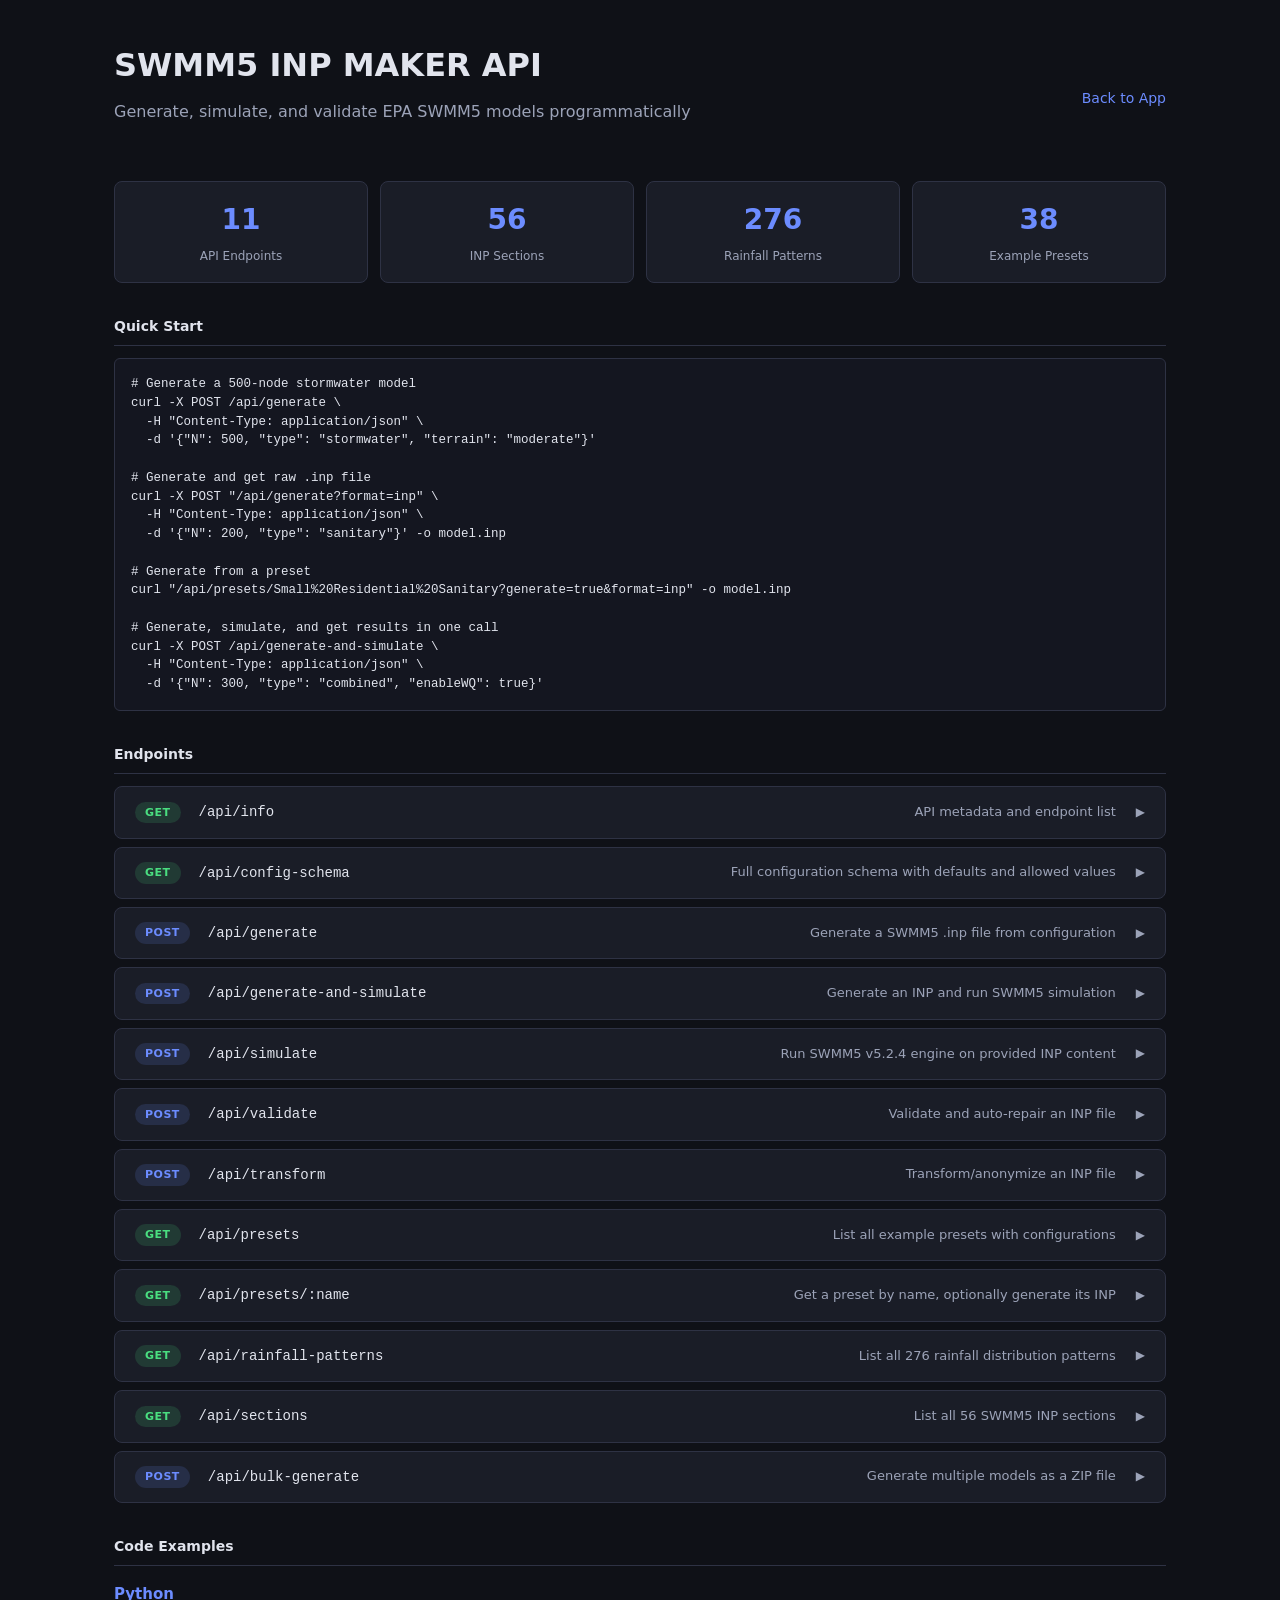
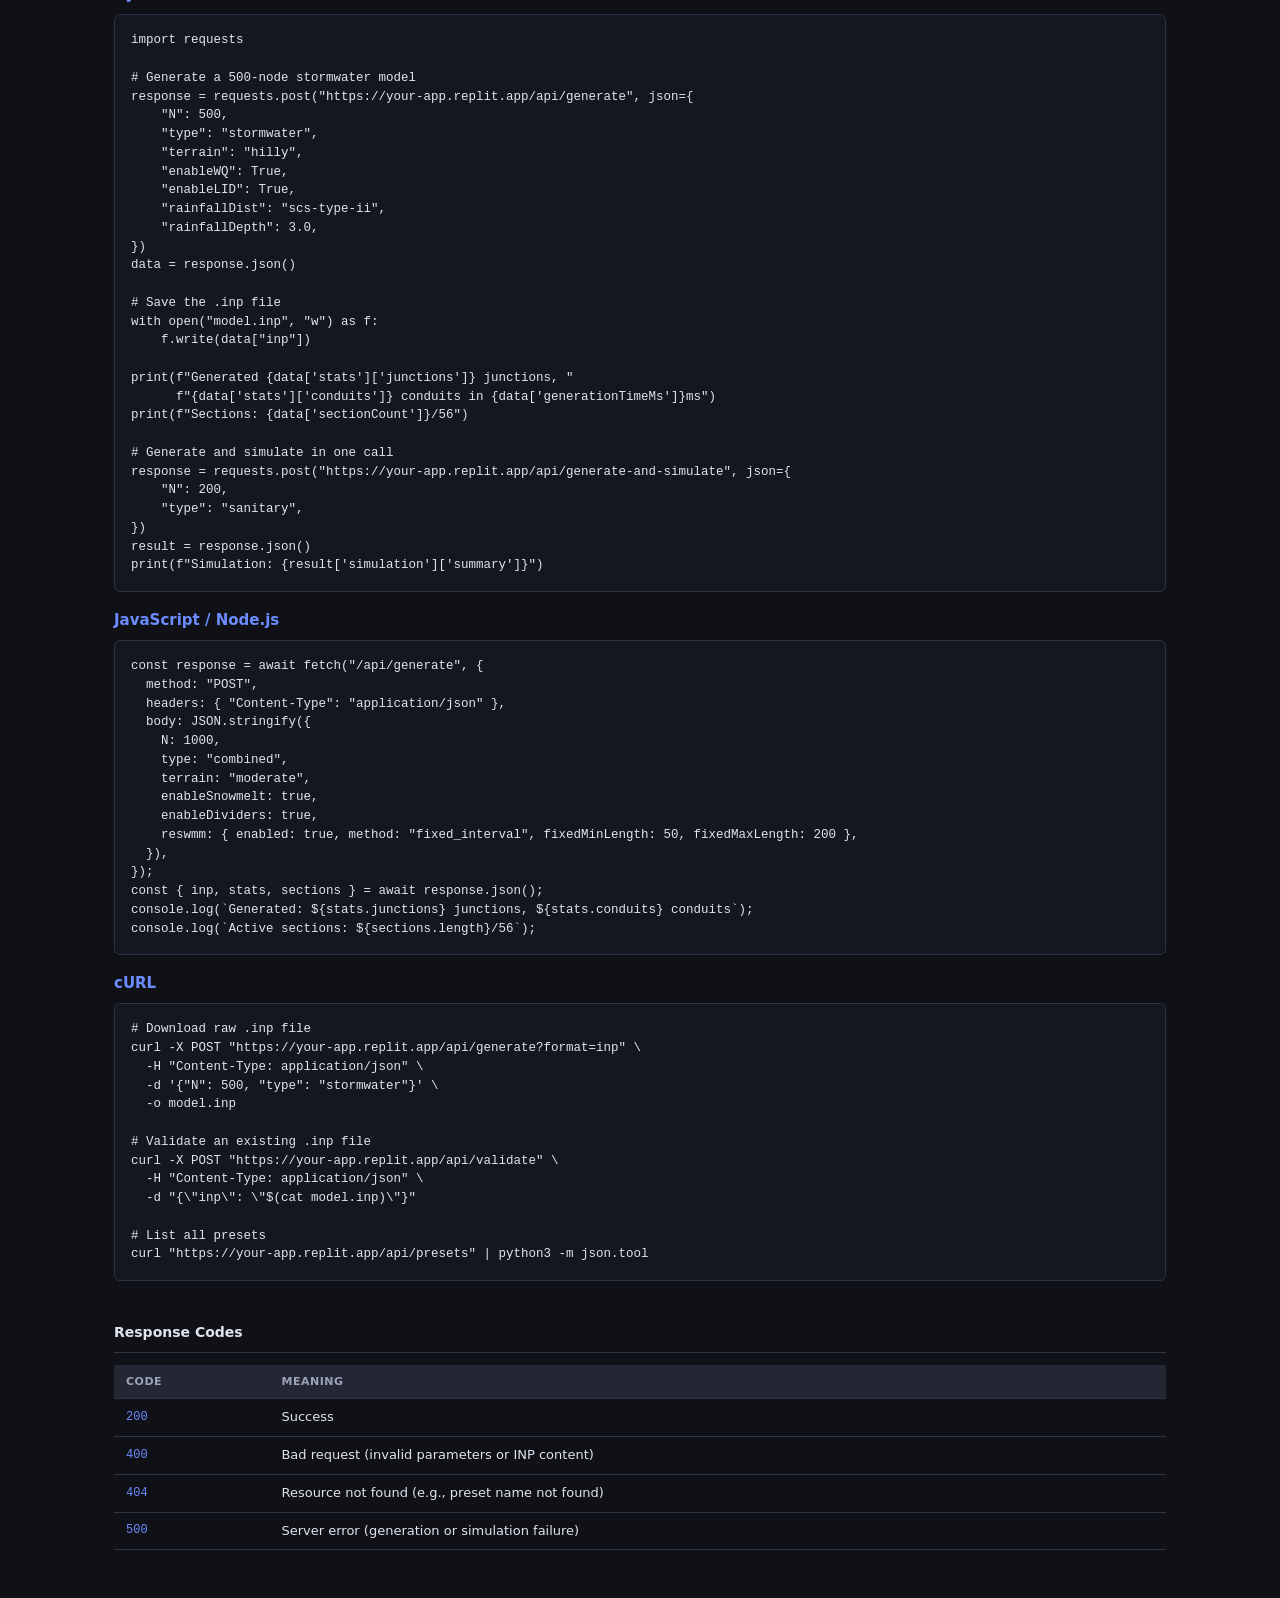
<file: server/api-docs.html>
<!DOCTYPE html>
<html lang="en">
<head>
  <meta charset="UTF-8">
  <meta name="viewport" content="width=device-width, initial-scale=1.0">
  <title>SWMM5 INP MAKER API Documentation</title>
  <style>
    :root {
      --bg: #0f1117;
      --surface: #1a1d27;
      --surface2: #232633;
      --border: #2e3244;
      --text: #e1e4ed;
      --text2: #9ca3b8;
      --accent: #6c8cff;
      --accent2: #4a6adf;
      --green: #4ade80;
      --yellow: #fbbf24;
      --red: #f87171;
      --orange: #fb923c;
      --purple: #a78bfa;
      --code-bg: #141620;
      --radius: 8px;
    }
    * { margin: 0; padding: 0; box-sizing: border-box; }
    body {
      font-family: -apple-system, BlinkMacSystemFont, 'Segoe UI', system-ui, sans-serif;
      background: var(--bg);
      color: var(--text);
      line-height: 1.6;
    }
    .container { max-width: 1100px; margin: 0 auto; padding: 40px 24px; }
    h1 { font-size: 2rem; margin-bottom: 8px; }
    .subtitle { color: var(--text2); font-size: 1rem; margin-bottom: 32px; }
    .badge {
      display: inline-block;
      padding: 2px 10px;
      border-radius: 12px;
      font-size: 11px;
      font-weight: 700;
      text-transform: uppercase;
      letter-spacing: 0.5px;
      margin-right: 6px;
    }
    .badge-get { background: rgba(74, 222, 128, 0.15); color: var(--green); }
    .badge-post { background: rgba(108, 140, 255, 0.15); color: var(--accent); }
    .endpoint-group { margin-bottom: 16px; }
    .endpoint {
      background: var(--surface);
      border: 1px solid var(--border);
      border-radius: var(--radius);
      overflow: hidden;
      margin-bottom: 8px;
    }
    .endpoint-header {
      display: flex;
      align-items: center;
      gap: 12px;
      padding: 14px 20px;
      cursor: pointer;
      user-select: none;
      transition: background 0.15s;
    }
    .endpoint-header:hover { background: var(--surface2); }
    .endpoint-path {
      font-family: 'SF Mono', 'Fira Code', monospace;
      font-size: 14px;
      color: var(--text);
      font-weight: 500;
    }
    .endpoint-desc {
      color: var(--text2);
      font-size: 13px;
      margin-left: auto;
      text-align: right;
    }
    .endpoint-body {
      display: none;
      padding: 0 20px 20px;
      border-top: 1px solid var(--border);
    }
    .endpoint.open .endpoint-body { display: block; }
    .endpoint-body p { color: var(--text2); font-size: 14px; margin: 12px 0; }
    .endpoint-body h4 {
      font-size: 11px;
      text-transform: uppercase;
      letter-spacing: 1px;
      color: var(--text2);
      margin: 16px 0 8px;
    }
    pre {
      background: var(--code-bg);
      border: 1px solid var(--border);
      border-radius: 6px;
      padding: 16px;
      overflow-x: auto;
      font-family: 'SF Mono', 'Fira Code', monospace;
      font-size: 12.5px;
      line-height: 1.5;
      color: var(--text);
    }
    code {
      font-family: 'SF Mono', 'Fira Code', monospace;
      font-size: 12.5px;
      background: var(--code-bg);
      padding: 2px 6px;
      border-radius: 3px;
    }
    table {
      width: 100%;
      border-collapse: collapse;
      font-size: 13px;
      margin: 8px 0;
    }
    th {
      text-align: left;
      padding: 8px 12px;
      background: var(--surface2);
      color: var(--text2);
      font-size: 11px;
      text-transform: uppercase;
      letter-spacing: 0.5px;
      border-bottom: 1px solid var(--border);
    }
    td {
      padding: 8px 12px;
      border-bottom: 1px solid var(--border);
      color: var(--text);
    }
    td:first-child { font-family: 'SF Mono', 'Fira Code', monospace; font-size: 12px; color: var(--accent); }
    .try-btn {
      background: var(--accent2);
      color: white;
      border: none;
      padding: 8px 16px;
      border-radius: 6px;
      font-size: 13px;
      cursor: pointer;
      font-weight: 600;
      transition: background 0.15s;
      margin-top: 8px;
    }
    .try-btn:hover { background: var(--accent); }
    .try-btn:disabled { opacity: 0.5; cursor: not-allowed; }
    .response-area {
      margin-top: 12px;
      display: none;
    }
    .response-area.visible { display: block; }
    .response-area pre { max-height: 400px; overflow-y: auto; }
    .stats-grid {
      display: grid;
      grid-template-columns: repeat(auto-fit, minmax(200px, 1fr));
      gap: 12px;
      margin: 20px 0;
    }
    .stat-card {
      background: var(--surface);
      border: 1px solid var(--border);
      border-radius: var(--radius);
      padding: 16px;
      text-align: center;
    }
    .stat-value { font-size: 28px; font-weight: 700; color: var(--accent); }
    .stat-label { font-size: 12px; color: var(--text2); margin-top: 4px; }
    .section-title {
      font-size: 14px;
      font-weight: 700;
      color: var(--text);
      margin: 32px 0 12px;
      padding-bottom: 8px;
      border-bottom: 1px solid var(--border);
    }
    .arrow { color: var(--text2); font-size: 12px; transition: transform 0.2s; margin-left: 8px; }
    .endpoint.open .arrow { transform: rotate(90deg); }
    textarea {
      width: 100%;
      background: var(--code-bg);
      border: 1px solid var(--border);
      border-radius: 6px;
      padding: 12px;
      font-family: 'SF Mono', 'Fira Code', monospace;
      font-size: 12px;
      color: var(--text);
      resize: vertical;
      min-height: 100px;
    }
    textarea:focus { outline: 1px solid var(--accent); border-color: var(--accent); }
    .header-bar {
      display: flex;
      align-items: center;
      justify-content: space-between;
      flex-wrap: wrap;
      gap: 12px;
      margin-bottom: 24px;
    }
    .header-bar a {
      color: var(--accent);
      text-decoration: none;
      font-size: 14px;
    }
    .header-bar a:hover { text-decoration: underline; }
  </style>
</head>
<body>
  <div class="container">
    <div class="header-bar">
      <div>
        <h1>SWMM5 INP MAKER API</h1>
        <div class="subtitle">Generate, simulate, and validate EPA SWMM5 models programmatically</div>
      </div>
      <a href="/">Back to App</a>
    </div>

    <div class="stats-grid">
      <div class="stat-card">
        <div class="stat-value">11</div>
        <div class="stat-label">API Endpoints</div>
      </div>
      <div class="stat-card">
        <div class="stat-value">56</div>
        <div class="stat-label">INP Sections</div>
      </div>
      <div class="stat-card">
        <div class="stat-value">276</div>
        <div class="stat-label">Rainfall Patterns</div>
      </div>
      <div class="stat-card">
        <div class="stat-value">38</div>
        <div class="stat-label">Example Presets</div>
      </div>
    </div>

    <div class="section-title">Quick Start</div>
    <pre>
# Generate a 500-node stormwater model
curl -X POST /api/generate \
  -H "Content-Type: application/json" \
  -d '{"N": 500, "type": "stormwater", "terrain": "moderate"}'

# Generate and get raw .inp file
curl -X POST "/api/generate?format=inp" \
  -H "Content-Type: application/json" \
  -d '{"N": 200, "type": "sanitary"}' -o model.inp

# Generate from a preset
curl "/api/presets/Small%20Residential%20Sanitary?generate=true&amp;format=inp" -o model.inp

# Generate, simulate, and get results in one call
curl -X POST /api/generate-and-simulate \
  -H "Content-Type: application/json" \
  -d '{"N": 300, "type": "combined", "enableWQ": true}'
</pre>

    <div class="section-title">Endpoints</div>

    <div class="endpoint" id="ep-info">
      <div class="endpoint-header" onclick="toggle('ep-info')">
        <span class="badge badge-get">GET</span>
        <span class="endpoint-path">/api/info</span>
        <span class="endpoint-desc">API metadata and endpoint list</span>
        <span class="arrow">&#9654;</span>
      </div>
      <div class="endpoint-body">
        <p>Returns API name, version, SWMM engine version, available endpoints, and limits.</p>
        <h4>Try it</h4>
        <button class="try-btn" onclick="tryGet('/api/info', 'ep-info')">Send Request</button>
        <div class="response-area" id="resp-ep-info"><pre></pre></div>
      </div>
    </div>

    <div class="endpoint" id="ep-schema">
      <div class="endpoint-header" onclick="toggle('ep-schema')">
        <span class="badge badge-get">GET</span>
        <span class="endpoint-path">/api/config-schema</span>
        <span class="endpoint-desc">Full configuration schema with defaults and allowed values</span>
        <span class="arrow">&#9654;</span>
      </div>
      <div class="endpoint-body">
        <p>Returns every configuration parameter with its type, default value, allowed values, and description. Use this to build forms or validate input before calling <code>/api/generate</code>.</p>
        <h4>Try it</h4>
        <button class="try-btn" onclick="tryGet('/api/config-schema', 'ep-schema')">Send Request</button>
        <div class="response-area" id="resp-ep-schema"><pre></pre></div>
      </div>
    </div>

    <div class="endpoint" id="ep-generate">
      <div class="endpoint-header" onclick="toggle('ep-generate')">
        <span class="badge badge-post">POST</span>
        <span class="endpoint-path">/api/generate</span>
        <span class="endpoint-desc">Generate a SWMM5 .inp file from configuration</span>
        <span class="arrow">&#9654;</span>
      </div>
      <div class="endpoint-body">
        <p>Generates a complete EPA SWMM5 .inp file based on the provided configuration. All parameters are optional and default to a 200-node sanitary sewer model. Add <code>?format=inp</code> to get the raw .inp file instead of JSON.</p>
        <h4>Request Body</h4>
        <table>
          <tr><th>Parameter</th><th>Type</th><th>Default</th><th>Description</th></tr>
          <tr><td>N</td><td>integer</td><td>200</td><td>Number of junction nodes (10-10,000)</td></tr>
          <tr><td>type</td><td>string</td><td>"sanitary"</td><td>sanitary, stormwater, combined, transport_only, rdii_calibration, pump_intensive, wos_intensive</td></tr>
          <tr><td>units</td><td>string</td><td>"US"</td><td>"US" or "SI"</td></tr>
          <tr><td>terrain</td><td>string</td><td>"flat"</td><td>flat, moderate, hilly, mountainous</td></tr>
          <tr><td>detail</td><td>string</td><td>"basic"</td><td>basic, moderate, detailed</td></tr>
          <tr><td>landUse</td><td>string</td><td>"residential"</td><td>mixed, residential, commercial, industrial</td></tr>
          <tr><td>outfallElev</td><td>number</td><td>0</td><td>Outfall invert elevation</td></tr>
          <tr><td>generationMethod</td><td>string</td><td>"force_directed"</td><td>Network topology algorithm (16 methods)</td></tr>
          <tr><td>rainfallDist</td><td>string</td><td>"scs-type-ii"</td><td>Rainfall pattern ID (see /api/rainfall-patterns)</td></tr>
          <tr><td>rainfallDepth</td><td>number</td><td>2.0</td><td>Total rainfall depth (in or mm)</td></tr>
          <tr><td>enableLID</td><td>boolean</td><td>false</td><td>Green infrastructure sections</td></tr>
          <tr><td>enableWQ</td><td>boolean</td><td>false</td><td>Water quality sections</td></tr>
          <tr><td>enableSnowmelt</td><td>boolean</td><td>false</td><td>Cold-climate sections</td></tr>
          <tr><td>enableDividers</td><td>boolean</td><td>false</td><td>Flow-splitting dividers</td></tr>
          <tr><td>enableStreetInlets</td><td>boolean</td><td>false</td><td>Street inlet sections</td></tr>
          <tr><td>enableCurvedLinks</td><td>boolean</td><td>false</td><td>Vertex bend points</td></tr>
          <tr><td>reswmm</td><td>object</td><td>{enabled: false}</td><td>ReSWMM discretization config</td></tr>
        </table>
        <p>See <code>GET /api/config-schema</code> for the complete list of all parameters.</p>
        <h4>Try it</h4>
        <textarea id="gen-body" rows="6">{
  "N": 300,
  "type": "stormwater",
  "terrain": "moderate",
  "enableWQ": true
}</textarea>
        <button class="try-btn" onclick="tryPost('/api/generate', 'gen-body', 'ep-generate')">Generate Model</button>
        <div class="response-area" id="resp-ep-generate"><pre></pre></div>
      </div>
    </div>

    <div class="endpoint" id="ep-gen-sim">
      <div class="endpoint-header" onclick="toggle('ep-gen-sim')">
        <span class="badge badge-post">POST</span>
        <span class="endpoint-path">/api/generate-and-simulate</span>
        <span class="endpoint-desc">Generate an INP and run SWMM5 simulation</span>
        <span class="arrow">&#9654;</span>
      </div>
      <div class="endpoint-body">
        <p>Combines generation and simulation in a single request. Same configuration parameters as <code>/api/generate</code>. The response includes both the generated INP file and SWMM5 simulation results (continuity errors, warnings, report text).</p>
        <h4>Try it</h4>
        <textarea id="gensim-body" rows="4">{
  "N": 200,
  "type": "sanitary",
  "terrain": "flat"
}</textarea>
        <button class="try-btn" onclick="tryPost('/api/generate-and-simulate', 'gensim-body', 'ep-gen-sim')">Generate &amp; Simulate</button>
        <div class="response-area" id="resp-ep-gen-sim"><pre></pre></div>
      </div>
    </div>

    <div class="endpoint" id="ep-simulate">
      <div class="endpoint-header" onclick="toggle('ep-simulate')">
        <span class="badge badge-post">POST</span>
        <span class="endpoint-path">/api/simulate</span>
        <span class="endpoint-desc">Run SWMM5 v5.2.4 engine on provided INP content</span>
        <span class="arrow">&#9654;</span>
      </div>
      <div class="endpoint-body">
        <p>Runs the SWMM5 v5.2.4 engine on the provided INP file content. The simulation is time-limited to 60 seconds and patches dates for a quick validation run.</p>
        <h4>Request Body</h4>
        <table>
          <tr><th>Parameter</th><th>Type</th><th>Description</th></tr>
          <tr><td>inp</td><td>string</td><td>Complete INP file content (required, min 100 chars, max 10MB)</td></tr>
        </table>
        <h4>Response</h4>
        <table>
          <tr><th>Field</th><th>Type</th><th>Description</th></tr>
          <tr><td>success</td><td>boolean</td><td>Whether simulation completed without errors</td></tr>
          <tr><td>continuityError</td><td>number|null</td><td>Runoff continuity error (%)</td></tr>
          <tr><td>routingError</td><td>number|null</td><td>Flow routing continuity error (%)</td></tr>
          <tr><td>warnings</td><td>number</td><td>Warning count</td></tr>
          <tr><td>errors</td><td>string[]</td><td>Error messages</td></tr>
          <tr><td>summary</td><td>string</td><td>Human-readable summary</td></tr>
          <tr><td>report</td><td>string</td><td>Full SWMM5 report text</td></tr>
          <tr><td>wallTimeMs</td><td>number</td><td>Wall-clock simulation time (ms)</td></tr>
        </table>
      </div>
    </div>

    <div class="endpoint" id="ep-validate">
      <div class="endpoint-header" onclick="toggle('ep-validate')">
        <span class="badge badge-post">POST</span>
        <span class="endpoint-path">/api/validate</span>
        <span class="endpoint-desc">Validate and auto-repair an INP file</span>
        <span class="arrow">&#9654;</span>
      </div>
      <div class="endpoint-body">
        <p>Performs static analysis on an INP file, checking for structural errors, missing references, field count issues, and more. Optionally auto-repairs fixable issues and returns the corrected INP.</p>
        <h4>Request Body</h4>
        <table>
          <tr><th>Parameter</th><th>Type</th><th>Default</th><th>Description</th></tr>
          <tr><td>inp</td><td>string</td><td></td><td>INP file content (required)</td></tr>
          <tr><td>autoFix</td><td>boolean</td><td>true</td><td>Whether to auto-repair fixable issues</td></tr>
        </table>
        <h4>Response</h4>
        <table>
          <tr><th>Field</th><th>Type</th><th>Description</th></tr>
          <tr><td>valid</td><td>boolean</td><td>Whether the INP file passed all checks</td></tr>
          <tr><td>errors</td><td>array</td><td>Error-level issues found</td></tr>
          <tr><td>warnings</td><td>array</td><td>Warning-level issues found</td></tr>
          <tr><td>fixes</td><td>array</td><td>Auto-repair actions taken</td></tr>
          <tr><td>stages</td><td>array</td><td>Validation stage results</td></tr>
          <tr><td>fixedInp</td><td>string|null</td><td>Repaired INP content (if autoFix and issues found)</td></tr>
          <tr><td>nodeCount</td><td>number</td><td>Total nodes found</td></tr>
          <tr><td>linkCount</td><td>number</td><td>Total links found</td></tr>
        </table>
      </div>
    </div>

    <div class="endpoint" id="ep-transform">
      <div class="endpoint-header" onclick="toggle('ep-transform')">
        <span class="badge badge-post">POST</span>
        <span class="endpoint-path">/api/transform</span>
        <span class="endpoint-desc">Transform/anonymize an INP file</span>
        <span class="arrow">&#9654;</span>
      </div>
      <div class="endpoint-body">
        <p>Reads an existing INP file, renames all element names (nodes, links, subcatchments, rain gages, curves, etc.) using a consistent mapping, and optionally distorts geometry (coordinates, elevations, dimensions) via rotation, scaling, translation, mirroring, and jitter. Useful for anonymizing real-world models for sharing or publication.</p>
        <h4>Request Body</h4>
        <table>
          <tr><th>Parameter</th><th>Type</th><th>Default</th><th>Description</th></tr>
          <tr><td>inp</td><td>string</td><td></td><td>INP file content (required)</td></tr>
          <tr><td>config.renameElements</td><td>boolean</td><td>true</td><td>Rename all element names with sequential IDs</td></tr>
          <tr><td>config.prefix</td><td>string</td><td>"N"</td><td>Prefix for renamed elements (e.g. "N" &rarr; NJ1, NL1, NS1)</td></tr>
          <tr><td>config.distortCoordinates</td><td>boolean</td><td>true</td><td>Apply geometric transforms to coordinates</td></tr>
          <tr><td>config.rotation</td><td>number</td><td>0</td><td>Rotation angle in degrees (0-360)</td></tr>
          <tr><td>config.scale</td><td>number</td><td>1.0</td><td>Scale factor for coordinates (0.1-5.0)</td></tr>
          <tr><td>config.translateX</td><td>number</td><td>0</td><td>X translation offset</td></tr>
          <tr><td>config.translateY</td><td>number</td><td>0</td><td>Y translation offset</td></tr>
          <tr><td>config.mirror</td><td>string</td><td>"none"</td><td>Mirror axis: "none", "x", "y", or "both"</td></tr>
          <tr><td>config.jitterCoords</td><td>number</td><td>0</td><td>Random jitter magnitude for coordinates</td></tr>
          <tr><td>config.distortElevations</td><td>boolean</td><td>false</td><td>Apply transforms to elevations</td></tr>
          <tr><td>config.elevationOffset</td><td>number</td><td>0</td><td>Elevation offset in model units</td></tr>
          <tr><td>config.elevationScale</td><td>number</td><td>1.0</td><td>Elevation scale factor</td></tr>
          <tr><td>config.jitterElevation</td><td>number</td><td>0</td><td>Random elevation jitter</td></tr>
          <tr><td>config.distortDimensions</td><td>boolean</td><td>false</td><td>Scale cross-section dimensions</td></tr>
          <tr><td>config.dimensionScale</td><td>number</td><td>1.0</td><td>Dimension scale factor</td></tr>
          <tr><td>config.scrambleSeed</td><td>number</td><td>42</td><td>Random seed for reproducible jitter</td></tr>
        </table>
        <h4>Query Parameters</h4>
        <table>
          <tr><th>Parameter</th><th>Type</th><th>Description</th></tr>
          <tr><td>format</td><td>string</td><td>If "inp", returns raw transformed .inp text instead of JSON</td></tr>
        </table>
        <h4>Response</h4>
        <table>
          <tr><th>Field</th><th>Type</th><th>Description</th></tr>
          <tr><td>inp</td><td>string</td><td>Transformed INP file content</td></tr>
          <tr><td>nameMap</td><td>object</td><td>Original-to-new name mapping for all renamed elements</td></tr>
          <tr><td>stats</td><td>object</td><td>Counts: nodesRenamed, linksRenamed, subcatchRenamed, coordsTransformed, elevationsTransformed</td></tr>
          <tr><td>config</td><td>object</td><td>Full transform config used</td></tr>
        </table>
        <h4>Try it</h4>
        <div class="code-block"><textarea id="transform-body" rows="12" style="width:100%;font-family:monospace;font-size:12px;background:#1a1a2e;color:#e0e0ff;border:1px solid #334;padding:8px;border-radius:4px" spellcheck="false">{
  "inp": "[TITLE]\nTransform Test\n\n[JUNCTIONS]\n;; Name Elev MaxD InitD SurD Aponded\nJ1 100.0 0 0 0 0\nJ2 95.0 0 0 0 0\n\n[OUTFALLS]\nO1 90.0 FREE NO\n\n[CONDUITS]\nC1 J1 J2 400 0.013 0 0 0 0\nC2 J2 O1 300 0.013 0 0 0 0\n\n[XSECTIONS]\nC1 CIRCULAR 1.5 0 0 0\nC2 CIRCULAR 2.0 0 0 0\n\n[COORDINATES]\nJ1 1000.0 2000.0\nJ2 1200.0 1800.0\nO1 1400.0 1600.0",
  "config": {
    "renameElements": true,
    "prefix": "X",
    "rotation": 45,
    "scale": 1.5,
    "distortElevations": true,
    "elevationOffset": 50
  }
}</textarea></div>
        <button class="try-btn" onclick="tryPost('/api/transform', 'transform-body', 'ep-transform')">Transform</button>
        <div class="response-area" id="resp-ep-transform"><pre></pre></div>
      </div>
    </div>

    <div class="endpoint" id="ep-presets">
      <div class="endpoint-header" onclick="toggle('ep-presets')">
        <span class="badge badge-get">GET</span>
        <span class="endpoint-path">/api/presets</span>
        <span class="endpoint-desc">List all example presets with configurations</span>
        <span class="arrow">&#9654;</span>
      </div>
      <div class="endpoint-body">
        <p>Returns all 38 example presets, each with a name, description, rationale, tags, and full configuration object ready to pass to <code>/api/generate</code>.</p>
        <h4>Try it</h4>
        <button class="try-btn" onclick="tryGet('/api/presets', 'ep-presets')">Send Request</button>
        <div class="response-area" id="resp-ep-presets"><pre></pre></div>
      </div>
    </div>

    <div class="endpoint" id="ep-preset-name">
      <div class="endpoint-header" onclick="toggle('ep-preset-name')">
        <span class="badge badge-get">GET</span>
        <span class="endpoint-path">/api/presets/:name</span>
        <span class="endpoint-desc">Get a preset by name, optionally generate its INP</span>
        <span class="arrow">&#9654;</span>
      </div>
      <div class="endpoint-body">
        <p>Returns a specific preset by name. Add <code>?generate=true</code> to generate its INP file. Add <code>&amp;format=inp</code> to download the raw .inp file.</p>
        <h4>Query Parameters</h4>
        <table>
          <tr><th>Parameter</th><th>Type</th><th>Description</th></tr>
          <tr><td>generate</td><td>boolean</td><td>If "true", generates the INP file from the preset config</td></tr>
          <tr><td>format</td><td>string</td><td>If "inp", returns raw .inp text instead of JSON</td></tr>
        </table>
        <h4>Try it</h4>
        <button class="try-btn" onclick="tryGet('/api/presets/Small%20Residential%20Sanitary', 'ep-preset-name')">Get Preset Info</button>
        <button class="try-btn" onclick="tryGet('/api/presets/Small%20Residential%20Sanitary?generate=true', 'ep-preset-name')" style="margin-left:8px">Generate from Preset</button>
        <div class="response-area" id="resp-ep-preset-name"><pre></pre></div>
      </div>
    </div>

    <div class="endpoint" id="ep-rainfall">
      <div class="endpoint-header" onclick="toggle('ep-rainfall')">
        <span class="badge badge-get">GET</span>
        <span class="endpoint-path">/api/rainfall-patterns</span>
        <span class="endpoint-desc">List all 276 rainfall distribution patterns</span>
        <span class="arrow">&#9654;</span>
      </div>
      <div class="endpoint-body">
        <p>Returns all rainfall patterns organized by category (SCS/NRCS, State DOTs, International, NOAA Atlas 14, Climate Change, etc.). Use the <code>id</code> field as the <code>rainfallDist</code> parameter in generation requests.</p>
        <h4>Try it</h4>
        <button class="try-btn" onclick="tryGet('/api/rainfall-patterns', 'ep-rainfall')">Send Request</button>
        <div class="response-area" id="resp-ep-rainfall"><pre></pre></div>
      </div>
    </div>

    <div class="endpoint" id="ep-sections">
      <div class="endpoint-header" onclick="toggle('ep-sections')">
        <span class="badge badge-get">GET</span>
        <span class="endpoint-path">/api/sections</span>
        <span class="endpoint-desc">List all 56 SWMM5 INP sections</span>
        <span class="arrow">&#9654;</span>
      </div>
      <div class="endpoint-body">
        <p>Returns all 56 SWMM5 INP sections grouped by functional area (always-on, subcatchments, hydrology, hydraulics, water quality, time series, LID, map).</p>
        <h4>Try it</h4>
        <button class="try-btn" onclick="tryGet('/api/sections', 'ep-sections')">Send Request</button>
        <div class="response-area" id="resp-ep-sections"><pre></pre></div>
      </div>
    </div>

    <div class="endpoint" id="ep-bulk">
      <div class="endpoint-header" onclick="toggle('ep-bulk')">
        <span class="badge badge-post">POST</span>
        <span class="endpoint-path">/api/bulk-generate</span>
        <span class="endpoint-desc">Generate multiple models as a ZIP file</span>
        <span class="arrow">&#9654;</span>
      </div>
      <div class="endpoint-body">
        <p>Generates multiple SWMM5 .inp files from an array of configurations (max 50). Returns a ZIP archive containing all .inp files, a summary.csv with statistics, and optionally .rpt files if simulation is enabled.</p>
        <h4>Request Body</h4>
        <table>
          <tr><th>Parameter</th><th>Type</th><th>Default</th><th>Description</th></tr>
          <tr><td>models</td><td>array</td><td></td><td>Array of model configuration objects (required, 1-50 items). Each object uses the same parameters as <code>/api/generate</code></td></tr>
          <tr><td>simulate</td><td>boolean</td><td>false</td><td>If true, run SWMM5 simulation on each generated model and include .rpt files in the ZIP</td></tr>
        </table>
        <h4>Response</h4>
        <p>Returns a <code>application/zip</code> file containing:</p>
        <table>
          <tr><th>File</th><th>Description</th></tr>
          <tr><td>model_001.inp</td><td>Generated INP file for the first config</td></tr>
          <tr><td>model_002.inp</td><td>Generated INP file for the second config, etc.</td></tr>
          <tr><td>model_001.rpt</td><td>Simulation report (only if simulate=true)</td></tr>
          <tr><td>summary.csv</td><td>CSV with statistics for all models: junctions, conduits, file size, generation time, and simulation results if applicable</td></tr>
        </table>
        <h4>Try it</h4>
        <textarea id="bulk-body" rows="10">{
  "models": [
    {"N": 100, "type": "sanitary", "terrain": "flat"},
    {"N": 200, "type": "stormwater", "terrain": "moderate"},
    {"N": 150, "type": "combined", "terrain": "hilly"}
  ],
  "simulate": false
}</textarea>
        <button class="try-btn" onclick="tryBulk()">Generate Bulk ZIP</button>
        <div class="response-area" id="resp-ep-bulk"><pre></pre></div>
      </div>
    </div>

    <div class="section-title">Code Examples</div>

    <h3 style="font-size: 15px; margin: 16px 0 8px; color: var(--accent);">Python</h3>
    <pre>
import requests

# Generate a 500-node stormwater model
response = requests.post("https://your-app.replit.app/api/generate", json={
    "N": 500,
    "type": "stormwater",
    "terrain": "hilly",
    "enableWQ": True,
    "enableLID": True,
    "rainfallDist": "scs-type-ii",
    "rainfallDepth": 3.0,
})
data = response.json()

# Save the .inp file
with open("model.inp", "w") as f:
    f.write(data["inp"])

print(f"Generated {data['stats']['junctions']} junctions, "
      f"{data['stats']['conduits']} conduits in {data['generationTimeMs']}ms")
print(f"Sections: {data['sectionCount']}/56")

# Generate and simulate in one call
response = requests.post("https://your-app.replit.app/api/generate-and-simulate", json={
    "N": 200,
    "type": "sanitary",
})
result = response.json()
print(f"Simulation: {result['simulation']['summary']}")
</pre>

    <h3 style="font-size: 15px; margin: 16px 0 8px; color: var(--accent);">JavaScript / Node.js</h3>
    <pre>
const response = await fetch("/api/generate", {
  method: "POST",
  headers: { "Content-Type": "application/json" },
  body: JSON.stringify({
    N: 1000,
    type: "combined",
    terrain: "moderate",
    enableSnowmelt: true,
    enableDividers: true,
    reswmm: { enabled: true, method: "fixed_interval", fixedMinLength: 50, fixedMaxLength: 200 },
  }),
});
const { inp, stats, sections } = await response.json();
console.log(`Generated: ${stats.junctions} junctions, ${stats.conduits} conduits`);
console.log(`Active sections: ${sections.length}/56`);
</pre>

    <h3 style="font-size: 15px; margin: 16px 0 8px; color: var(--accent);">cURL</h3>
    <pre>
# Download raw .inp file
curl -X POST "https://your-app.replit.app/api/generate?format=inp" \
  -H "Content-Type: application/json" \
  -d '{"N": 500, "type": "stormwater"}' \
  -o model.inp

# Validate an existing .inp file
curl -X POST "https://your-app.replit.app/api/validate" \
  -H "Content-Type: application/json" \
  -d "{\"inp\": \"$(cat model.inp)\"}"

# List all presets
curl "https://your-app.replit.app/api/presets" | python3 -m json.tool
</pre>

    <div class="section-title" style="margin-top: 40px;">Response Codes</div>
    <table>
      <tr><th>Code</th><th>Meaning</th></tr>
      <tr><td>200</td><td>Success</td></tr>
      <tr><td>400</td><td>Bad request (invalid parameters or INP content)</td></tr>
      <tr><td>404</td><td>Resource not found (e.g., preset name not found)</td></tr>
      <tr><td>500</td><td>Server error (generation or simulation failure)</td></tr>
    </table>
  </div>

  <script>
    function toggle(id) {
      document.getElementById(id).classList.toggle('open');
    }

    async function tryGet(url, epId) {
      const area = document.getElementById('resp-' + epId);
      area.classList.add('visible');
      area.querySelector('pre').textContent = 'Loading...';
      try {
        const r = await fetch(url);
        const data = await r.json();
        const text = JSON.stringify(data, null, 2);
        area.querySelector('pre').textContent = text.length > 50000 ? text.substring(0, 50000) + '\n\n... (truncated)' : text;
      } catch (e) {
        area.querySelector('pre').textContent = 'Error: ' + e.message;
      }
    }

    async function tryBulk() {
      const area = document.getElementById('resp-ep-bulk');
      area.classList.add('visible');
      area.querySelector('pre').textContent = 'Generating ZIP...';
      try {
        const body = document.getElementById('bulk-body').value;
        JSON.parse(body);
        const r = await fetch('/api/bulk-generate', {
          method: 'POST',
          headers: { 'Content-Type': 'application/json' },
          body,
        });
        if (r.headers.get('content-type')?.includes('application/zip')) {
          const blob = await r.blob();
          const url = URL.createObjectURL(blob);
          const a = document.createElement('a');
          a.href = url;
          a.download = 'swmm5_bulk_models.zip';
          a.click();
          URL.revokeObjectURL(url);
          area.querySelector('pre').textContent = 'ZIP file downloaded successfully (' + (blob.size / 1024).toFixed(1) + ' KB)';
        } else {
          const data = await r.json();
          area.querySelector('pre').textContent = JSON.stringify(data, null, 2);
        }
      } catch (e) {
        area.querySelector('pre').textContent = 'Error: ' + e.message;
      }
    }

    async function tryPost(url, bodyId, epId) {
      const area = document.getElementById('resp-' + epId);
      area.classList.add('visible');
      area.querySelector('pre').textContent = 'Loading...';
      try {
        const body = document.getElementById(bodyId).value;
        JSON.parse(body);
        const r = await fetch(url, {
          method: 'POST',
          headers: { 'Content-Type': 'application/json' },
          body,
        });
        const data = await r.json();
        const text = JSON.stringify(data, null, 2);
        area.querySelector('pre').textContent = text.length > 50000 ? text.substring(0, 50000) + '\n\n... (truncated)' : text;
      } catch (e) {
        area.querySelector('pre').textContent = 'Error: ' + e.message;
      }
    }
  </script>
</body>
</html>
</file>
